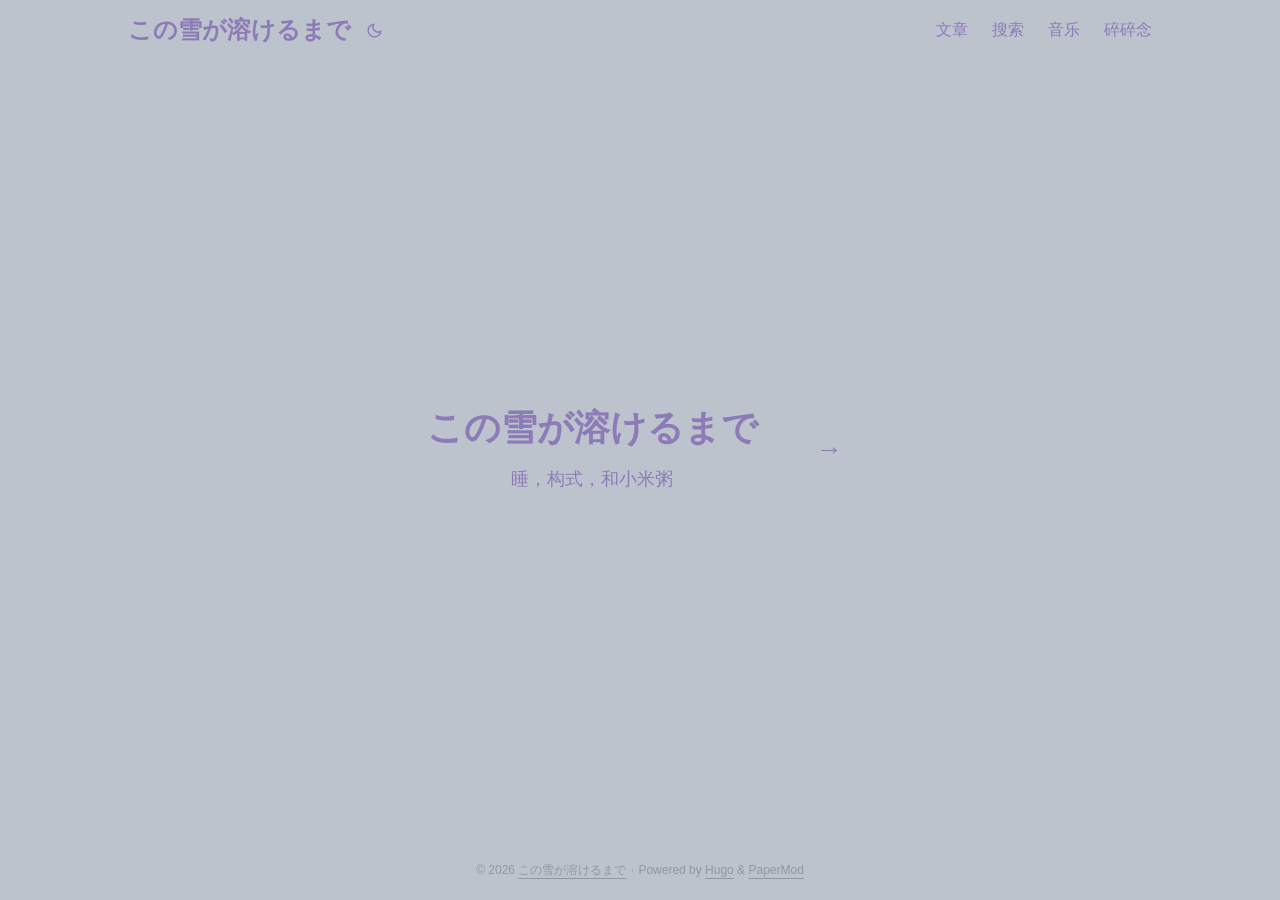
<file: index.html>
<!DOCTYPE html>
<html lang="en" dir="auto" data-theme="auto">

<head>
	<meta name="generator" content="Hugo 0.147.9"><meta charset="utf-8">
<meta http-equiv="X-UA-Compatible" content="IE=edge">
<meta name="viewport" content="width=device-width, initial-scale=1, shrink-to-fit=no">
<meta name="robots" content="index, follow">
<title>この雪が溶けるまで</title>

<meta name="description" content="alcohol is resolvent">
<meta name="author" content="">
<link rel="canonical" href="https://yourunotobary.github.io/">
<link crossorigin="anonymous" href="/assets/css/stylesheet.04e498ff28261381091507427887cbe476b2130236b019e56ae9fb72fc463082.css" integrity="sha256-BOSY/ygmE4EJFQdCeIfL5HayEwI2sBnlaun7cvxGMII=" rel="preload stylesheet" as="style">
<link rel="icon" href="https://yourunotobary.github.io/favicon.ico">
<link rel="icon" type="image/png" sizes="16x16" href="https://yourunotobary.github.io/favicon-16x16.png">
<link rel="icon" type="image/png" sizes="32x32" href="https://yourunotobary.github.io/favicon-32x32.png">
<link rel="apple-touch-icon" href="https://yourunotobary.github.io/apple-touch-icon.png">
<link rel="mask-icon" href="https://yourunotobary.github.io/safari-pinned-tab.svg">
<meta name="theme-color" content="#2e2e33">
<meta name="msapplication-TileColor" content="#2e2e33">
<link rel="alternate" type="application/rss+xml" href="https://yourunotobary.github.io/index.xml" title="rss">
<link rel="alternate" hreflang="en" href="https://yourunotobary.github.io/">
<noscript>
    <style>
        #theme-toggle,
        .top-link {
            display: none;
        }

    </style>
    <style>
        @media (prefers-color-scheme: dark) {
            :root {
                --theme: rgb(29, 30, 32);
                --entry: rgb(46, 46, 51);
                --primary: rgb(218, 218, 219);
                --secondary: rgb(155, 156, 157);
                --tertiary: rgb(65, 66, 68);
                --content: rgb(196, 196, 197);
                --code-block-bg: rgb(46, 46, 51);
                --code-bg: rgb(55, 56, 62);
                --border: rgb(51, 51, 51);
                color-scheme: dark;
            }

            .list {
                background: var(--theme);
            }

            .toc {
                background: var(--entry);
            }
        }

    </style>
</noscript>
<script>
    if (localStorage.getItem("pref-theme") === "dark") {
        document.querySelector("html").dataset.theme = 'dark';
    } else if (localStorage.getItem("pref-theme") === "light") {
       document.querySelector("html").dataset.theme = 'light';
    } else if (window.matchMedia('(prefers-color-scheme: dark)').matches) {
        document.querySelector("html").dataset.theme = 'dark';
    } else {
        document.querySelector("html").dataset.theme = 'light';
    }

</script><meta property="og:url" content="https://yourunotobary.github.io/">
  <meta property="og:site_name" content="この雪が溶けるまで">
  <meta property="og:title" content="この雪が溶けるまで">
  <meta property="og:description" content="alcohol is resolvent">
  <meta property="og:locale" content="zh_cn">
  <meta property="og:type" content="website">

  <meta name="twitter:card" content="summary">
  <meta name="twitter:title" content="この雪が溶けるまで">
  <meta name="twitter:description" content="alcohol is resolvent">

<script type="application/ld+json">
{
  "@context": "https://schema.org",
  "@type": "Organization",
  "name": "この雪が溶けるまで",
  "url": "https://yourunotobary.github.io/",
  "description": "alcohol is resolvent",
  "logo": "https://yourunotobary.github.io/favicon.ico",
  "sameAs": [
      
  ]
}
</script>
</head>
<body class="list" id="top">
    <header class="header">
    <nav class="header-nav">
        <div class="logo">
            <a href="https://yourunotobary.github.io/" accesskey="h" title="この雪が溶けるまで (Alt + H)">この雪が溶けるまで</a>
            <div class="logo-switches">
                <button id="theme-toggle" class="theme-toggle" accesskey="t" title="(Alt + T)" aria-label="Toggle theme">
                    <svg class="moon" xmlns="http://www.w3.org/2000/svg" width="17" height="17" viewBox="0 0 24 24"
                        fill="none" stroke="currentColor" stroke-width="2" stroke-linecap="round"
                        stroke-linejoin="round">
                        <path d="M21 12.79A9 9 0 1 1 11.21 3 7 7 0 0 0 21 12.79z"></path>
                    </svg>
                    <svg class="sun" xmlns="http://www.w3.org/2000/svg" width="17" height="17" viewBox="0 0 24 24"
                        fill="none" stroke="currentColor" stroke-width="2" stroke-linecap="round"
                        stroke-linejoin="round">
                        <circle cx="12" cy="12" r="5"></circle>
                        <line x1="12" y1="1" x2="12" y2="3"></line>
                        <line x1="12" y1="21" x2="12" y2="23"></line>
                        <line x1="4.22" y1="4.22" x2="5.64" y2="5.64"></line>
                        <line x1="18.36" y1="18.36" x2="19.78" y2="19.78"></line>
                        <line x1="1" y1="12" x2="3" y2="12"></line>
                        <line x1="21" y1="12" x2="23" y2="12"></line>
                        <line x1="4.22" y1="19.78" x2="5.64" y2="18.36"></line>
                        <line x1="18.36" y1="5.64" x2="19.78" y2="4.22"></line>
                    </svg>
                </button>
            </div>
        </div>
        <ul id="menu" class="menu">
            <li>
                <a href="https://yourunotobary.github.io/posts/" title="文章">
                    <span>文章</span>
                </a>
            </li>
            <li>
                <a href="https://yourunotobary.github.io/search/" title="搜索">
                    <span>搜索</span>
                </a>
            </li>
            <li>
                <a href="https://yourunotobary.github.io/music/" title="音乐">
                    <span>音乐</span>
                </a>
            </li>
            <li>
                <a href="https://yourunotobary.github.io/games/" title="碎碎念">
                    <span>碎碎念</span>
                </a>
            </li>
        </ul>
    </nav>
</header>
<main class="main">
  <div class="profile">
    <div class="profile_inner">
      <h1>この雪が溶けるまで</h1>
      
        <span class="profile_subtitle">睡，构式，和小米粥</span>
      
    </div>
    <a class="profile_enter" href="/posts/" aria-label="进入文章区">
      →
    </a>
  </div>

    </main>
    
<footer class="footer">
        <span>&copy; 2026 <a href="https://yourunotobary.github.io/">この雪が溶けるまで</a></span> · 

    
    
    <span>
        Powered by
        <a href="https://gohugo.io/?utm_source=papermod" rel="noopener" target="_blank">Hugo</a> &
        <a href="https://github.com/adityatelange/hugo-PaperMod/" rel="noopener" target="_blank">PaperMod</a>
    </span>
</footer>
<a href="#top" id="top-link" class="top-link hidden" aria-label="go to top" title="Go to Top (Alt + G)" accesskey="g">
    <svg xmlns="http://www.w3.org/2000/svg" viewBox="0 0 24 24" fill="none" stroke="currentColor" stroke-width="2"
        stroke-linecap="round" stroke-linejoin="round" class="feather feather-chevrons-up">
        <polyline points="17 11 12 6 7 11"></polyline>
        <polyline points="17 18 12 13 7 18"></polyline>
    </svg>
</a>

<script>
    let menu = document.getElementById('menu');
    if (menu) {
        
        const scrollPosition = localStorage.getItem("menu-scroll-position");
        if (scrollPosition) {
            menu.scrollLeft = parseInt(scrollPosition, 10);
        }
        
        menu.onscroll = function () {
            localStorage.setItem("menu-scroll-position", menu.scrollLeft);
        }
    }

    document.querySelectorAll('a[href^="#"]').forEach(anchor => {
        anchor.addEventListener("click", function (e) {
            e.preventDefault();
            var id = this.getAttribute("href").substr(1);
            if (!window.matchMedia('(prefers-reduced-motion: reduce)').matches) {
                document.querySelector(`[id='${decodeURIComponent(id)}']`).scrollIntoView({
                    behavior: "smooth"
                });
            } else {
                document.querySelector(`[id='${decodeURIComponent(id)}']`).scrollIntoView();
            }
            if (id === "top") {
                history.replaceState(null, null, " ");
            } else {
                history.pushState(null, null, `#${id}`);
            }
        });
    });

</script>
<script>
    var toplink = document.getElementById("top-link");
    window.onscroll = function () {
        const scrollThreshold = window.innerHeight;
        if (document.body.scrollTop > scrollThreshold || document.documentElement.scrollTop > scrollThreshold) {
            toplink.classList.remove("hidden");
        } else {
            toplink.classList.add("hidden");
        }
    };

</script>
<script>
    document.getElementById("theme-toggle").addEventListener("click", () => {
        const html = document.querySelector("html");
        if (html.dataset.theme === "dark") {
            html.dataset.theme = 'light';
            localStorage.setItem("pref-theme", 'light');
        } else {
            html.dataset.theme = 'dark';
            localStorage.setItem("pref-theme", 'dark');
        }
    })

</script>
</body>

</html>
</file>
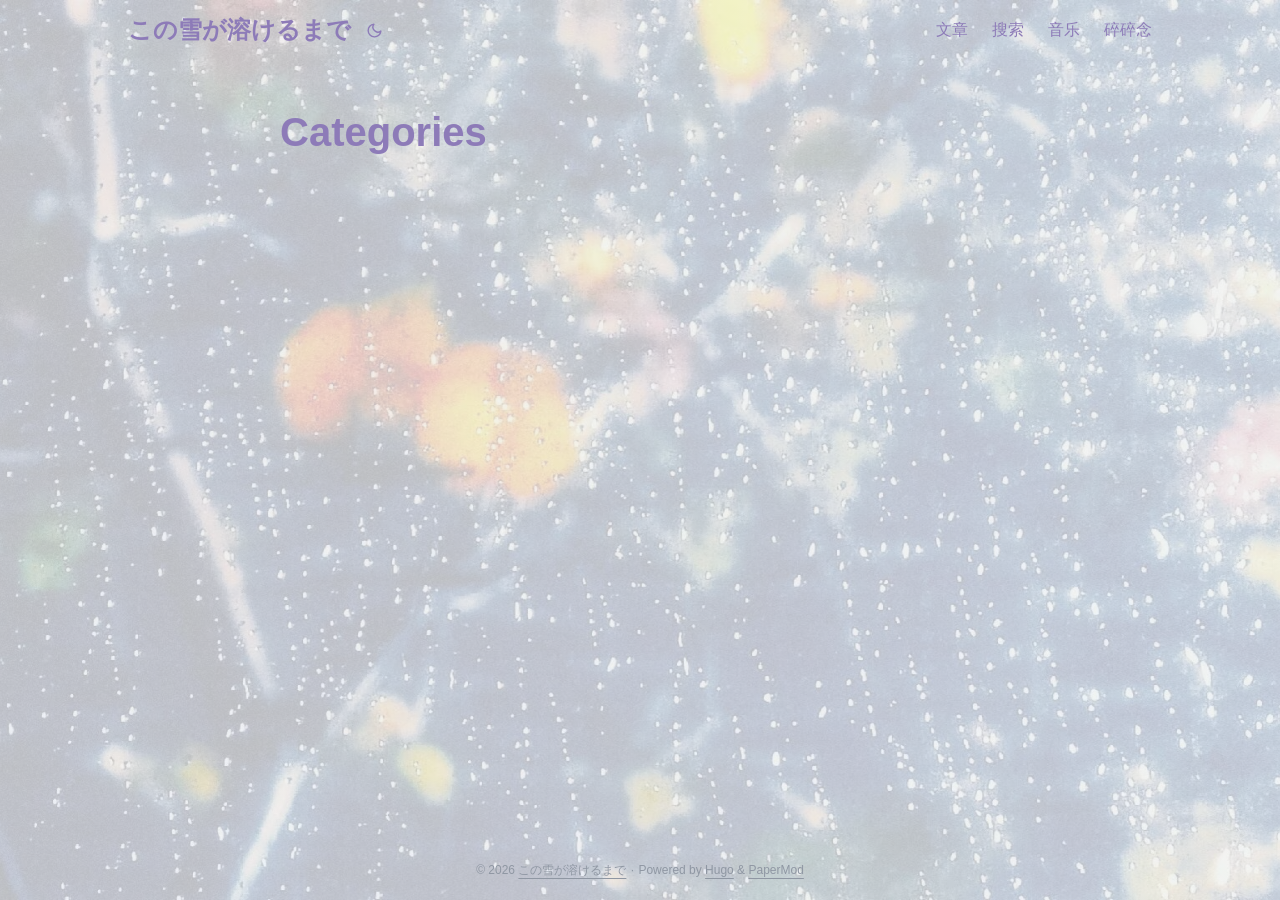
<file: categories/index.html>
<!DOCTYPE html>
<html lang="en" dir="auto" data-theme="auto">

<head><meta charset="utf-8">
<meta http-equiv="X-UA-Compatible" content="IE=edge">
<meta name="viewport" content="width=device-width, initial-scale=1, shrink-to-fit=no">
<meta name="robots" content="index, follow">
<title>Categories | この雪が溶けるまで</title>
<meta name="keywords" content="">
<meta name="description" content="alcohol is resolvent">
<meta name="author" content="">
<link rel="canonical" href="https://yourunotobary.github.io/categories/">
<link crossorigin="anonymous" href="/assets/css/stylesheet.04e498ff28261381091507427887cbe476b2130236b019e56ae9fb72fc463082.css" integrity="sha256-BOSY/ygmE4EJFQdCeIfL5HayEwI2sBnlaun7cvxGMII=" rel="preload stylesheet" as="style">
<link rel="icon" href="https://yourunotobary.github.io/favicon.ico">
<link rel="icon" type="image/png" sizes="16x16" href="https://yourunotobary.github.io/favicon-16x16.png">
<link rel="icon" type="image/png" sizes="32x32" href="https://yourunotobary.github.io/favicon-32x32.png">
<link rel="apple-touch-icon" href="https://yourunotobary.github.io/apple-touch-icon.png">
<link rel="mask-icon" href="https://yourunotobary.github.io/safari-pinned-tab.svg">
<meta name="theme-color" content="#2e2e33">
<meta name="msapplication-TileColor" content="#2e2e33">
<link rel="alternate" type="application/rss+xml" href="https://yourunotobary.github.io/categories/index.xml" title="rss">
<link rel="alternate" hreflang="en" href="https://yourunotobary.github.io/categories/">
<noscript>
    <style>
        #theme-toggle,
        .top-link {
            display: none;
        }

    </style>
    <style>
        @media (prefers-color-scheme: dark) {
            :root {
                --theme: rgb(29, 30, 32);
                --entry: rgb(46, 46, 51);
                --primary: rgb(218, 218, 219);
                --secondary: rgb(155, 156, 157);
                --tertiary: rgb(65, 66, 68);
                --content: rgb(196, 196, 197);
                --code-block-bg: rgb(46, 46, 51);
                --code-bg: rgb(55, 56, 62);
                --border: rgb(51, 51, 51);
                color-scheme: dark;
            }

            .list {
                background: var(--theme);
            }

            .toc {
                background: var(--entry);
            }
        }

    </style>
</noscript>
<script>
    if (localStorage.getItem("pref-theme") === "dark") {
        document.querySelector("html").dataset.theme = 'dark';
    } else if (localStorage.getItem("pref-theme") === "light") {
       document.querySelector("html").dataset.theme = 'light';
    } else if (window.matchMedia('(prefers-color-scheme: dark)').matches) {
        document.querySelector("html").dataset.theme = 'dark';
    } else {
        document.querySelector("html").dataset.theme = 'light';
    }

</script><meta property="og:url" content="https://yourunotobary.github.io/categories/">
  <meta property="og:site_name" content="この雪が溶けるまで">
  <meta property="og:title" content="Categories">
  <meta property="og:description" content="alcohol is resolvent">
  <meta property="og:locale" content="zh_cn">
  <meta property="og:type" content="website">

  <meta name="twitter:card" content="summary">
  <meta name="twitter:title" content="Categories">
  <meta name="twitter:description" content="alcohol is resolvent">

</head>
<body class="list" id="top">
    <header class="header">
    <nav class="header-nav">
        <div class="logo">
            <a href="https://yourunotobary.github.io/" accesskey="h" title="この雪が溶けるまで (Alt + H)">この雪が溶けるまで</a>
            <div class="logo-switches">
                <button id="theme-toggle" class="theme-toggle" accesskey="t" title="(Alt + T)" aria-label="Toggle theme">
                    <svg class="moon" xmlns="http://www.w3.org/2000/svg" width="17" height="17" viewBox="0 0 24 24"
                        fill="none" stroke="currentColor" stroke-width="2" stroke-linecap="round"
                        stroke-linejoin="round">
                        <path d="M21 12.79A9 9 0 1 1 11.21 3 7 7 0 0 0 21 12.79z"></path>
                    </svg>
                    <svg class="sun" xmlns="http://www.w3.org/2000/svg" width="17" height="17" viewBox="0 0 24 24"
                        fill="none" stroke="currentColor" stroke-width="2" stroke-linecap="round"
                        stroke-linejoin="round">
                        <circle cx="12" cy="12" r="5"></circle>
                        <line x1="12" y1="1" x2="12" y2="3"></line>
                        <line x1="12" y1="21" x2="12" y2="23"></line>
                        <line x1="4.22" y1="4.22" x2="5.64" y2="5.64"></line>
                        <line x1="18.36" y1="18.36" x2="19.78" y2="19.78"></line>
                        <line x1="1" y1="12" x2="3" y2="12"></line>
                        <line x1="21" y1="12" x2="23" y2="12"></line>
                        <line x1="4.22" y1="19.78" x2="5.64" y2="18.36"></line>
                        <line x1="18.36" y1="5.64" x2="19.78" y2="4.22"></line>
                    </svg>
                </button>
            </div>
        </div>
        <ul id="menu" class="menu">
            <li>
                <a href="https://yourunotobary.github.io/posts/" title="文章">
                    <span>文章</span>
                </a>
            </li>
            <li>
                <a href="https://yourunotobary.github.io/search/" title="搜索">
                    <span>搜索</span>
                </a>
            </li>
            <li>
                <a href="https://yourunotobary.github.io/music/" title="音乐">
                    <span>音乐</span>
                </a>
            </li>
            <li>
                <a href="https://yourunotobary.github.io/games/" title="碎碎念">
                    <span>碎碎念</span>
                </a>
            </li>
        </ul>
    </nav>
</header>
<main class="main">
<header class="page-header">
    <h1>Categories</h1>
</header>

<ul class="terms-tags">
</ul>
    </main>
    
<footer class="footer">
        <span>&copy; 2026 <a href="https://yourunotobary.github.io/">この雪が溶けるまで</a></span> · 

    
    
    <span>
        Powered by
        <a href="https://gohugo.io/?utm_source=papermod" rel="noopener" target="_blank">Hugo</a> &
        <a href="https://github.com/adityatelange/hugo-PaperMod/" rel="noopener" target="_blank">PaperMod</a>
    </span>
</footer>
<a href="#top" id="top-link" class="top-link hidden" aria-label="go to top" title="Go to Top (Alt + G)" accesskey="g">
    <svg xmlns="http://www.w3.org/2000/svg" viewBox="0 0 24 24" fill="none" stroke="currentColor" stroke-width="2"
        stroke-linecap="round" stroke-linejoin="round" class="feather feather-chevrons-up">
        <polyline points="17 11 12 6 7 11"></polyline>
        <polyline points="17 18 12 13 7 18"></polyline>
    </svg>
</a>

<script>
    let menu = document.getElementById('menu');
    if (menu) {
        
        const scrollPosition = localStorage.getItem("menu-scroll-position");
        if (scrollPosition) {
            menu.scrollLeft = parseInt(scrollPosition, 10);
        }
        
        menu.onscroll = function () {
            localStorage.setItem("menu-scroll-position", menu.scrollLeft);
        }
    }

    document.querySelectorAll('a[href^="#"]').forEach(anchor => {
        anchor.addEventListener("click", function (e) {
            e.preventDefault();
            var id = this.getAttribute("href").substr(1);
            if (!window.matchMedia('(prefers-reduced-motion: reduce)').matches) {
                document.querySelector(`[id='${decodeURIComponent(id)}']`).scrollIntoView({
                    behavior: "smooth"
                });
            } else {
                document.querySelector(`[id='${decodeURIComponent(id)}']`).scrollIntoView();
            }
            if (id === "top") {
                history.replaceState(null, null, " ");
            } else {
                history.pushState(null, null, `#${id}`);
            }
        });
    });

</script>
<script>
    var toplink = document.getElementById("top-link");
    window.onscroll = function () {
        const scrollThreshold = window.innerHeight;
        if (document.body.scrollTop > scrollThreshold || document.documentElement.scrollTop > scrollThreshold) {
            toplink.classList.remove("hidden");
        } else {
            toplink.classList.add("hidden");
        }
    };

</script>
<script>
    document.getElementById("theme-toggle").addEventListener("click", () => {
        const html = document.querySelector("html");
        if (html.dataset.theme === "dark") {
            html.dataset.theme = 'light';
            localStorage.setItem("pref-theme", 'light');
        } else {
            html.dataset.theme = 'dark';
            localStorage.setItem("pref-theme", 'dark');
        }
    })

</script>
</body>

</html>
</file>
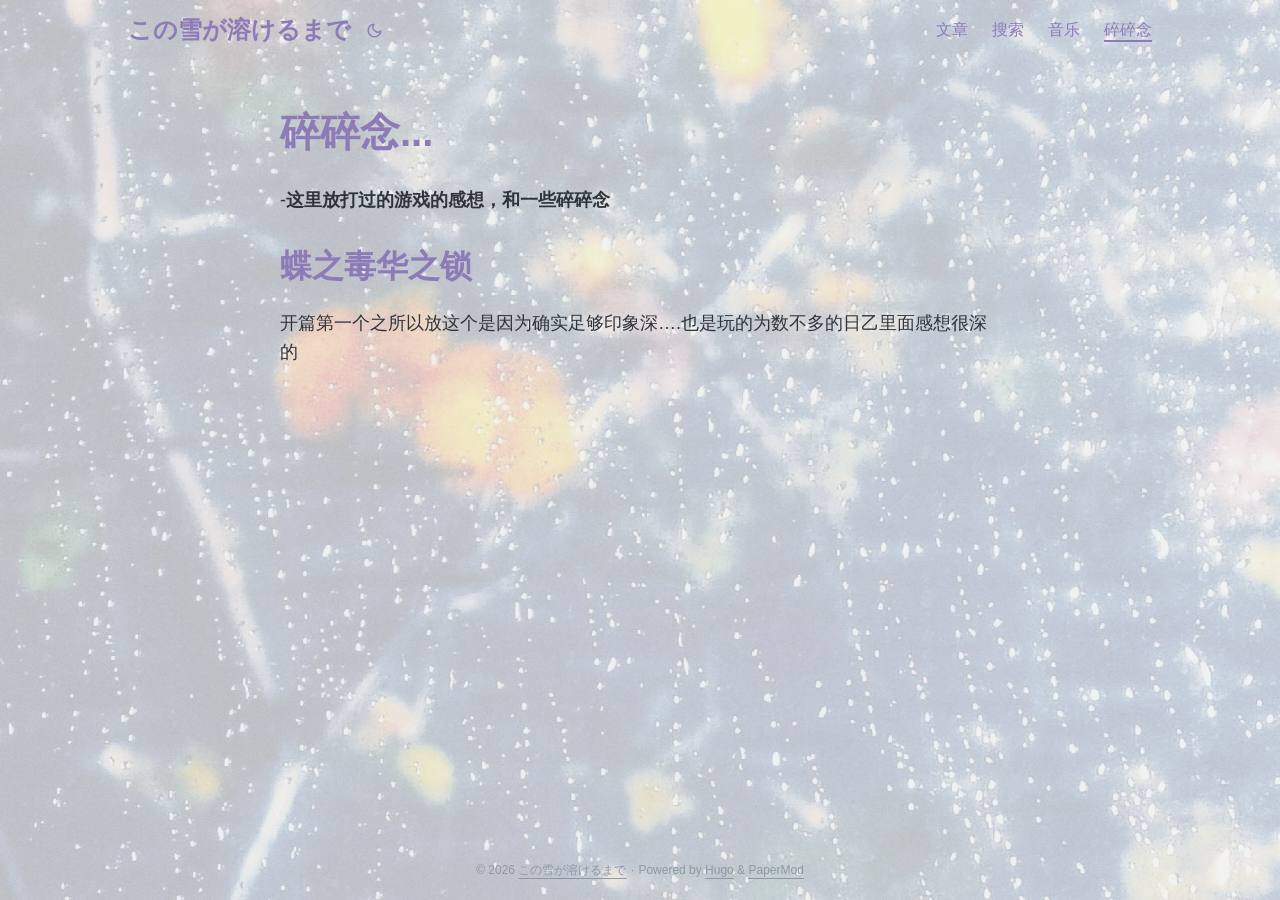
<file: games/index.html>
<!DOCTYPE html>
<html lang="en" dir="auto" data-theme="auto">

<head><meta charset="utf-8">
<meta http-equiv="X-UA-Compatible" content="IE=edge">
<meta name="viewport" content="width=device-width, initial-scale=1, shrink-to-fit=no">
<meta name="robots" content="index, follow">
<title>碎碎念... | この雪が溶けるまで</title>
<meta name="keywords" content="">
<meta name="description" content="-这里放打过的游戏的感想，和一些碎碎念
蝶之毒华之锁
开篇第一个之所以放这个是因为确实足够印象深&hellip;.也是玩的为数不多的日乙里面感想很深的">
<meta name="author" content="">
<link rel="canonical" href="https://yourunotobary.github.io/games/">
<link crossorigin="anonymous" href="/assets/css/stylesheet.04e498ff28261381091507427887cbe476b2130236b019e56ae9fb72fc463082.css" integrity="sha256-BOSY/ygmE4EJFQdCeIfL5HayEwI2sBnlaun7cvxGMII=" rel="preload stylesheet" as="style">
<link rel="icon" href="https://yourunotobary.github.io/favicon.ico">
<link rel="icon" type="image/png" sizes="16x16" href="https://yourunotobary.github.io/favicon-16x16.png">
<link rel="icon" type="image/png" sizes="32x32" href="https://yourunotobary.github.io/favicon-32x32.png">
<link rel="apple-touch-icon" href="https://yourunotobary.github.io/apple-touch-icon.png">
<link rel="mask-icon" href="https://yourunotobary.github.io/safari-pinned-tab.svg">
<meta name="theme-color" content="#2e2e33">
<meta name="msapplication-TileColor" content="#2e2e33">
<link rel="alternate" hreflang="en" href="https://yourunotobary.github.io/games/">
<noscript>
    <style>
        #theme-toggle,
        .top-link {
            display: none;
        }

    </style>
    <style>
        @media (prefers-color-scheme: dark) {
            :root {
                --theme: rgb(29, 30, 32);
                --entry: rgb(46, 46, 51);
                --primary: rgb(218, 218, 219);
                --secondary: rgb(155, 156, 157);
                --tertiary: rgb(65, 66, 68);
                --content: rgb(196, 196, 197);
                --code-block-bg: rgb(46, 46, 51);
                --code-bg: rgb(55, 56, 62);
                --border: rgb(51, 51, 51);
                color-scheme: dark;
            }

            .list {
                background: var(--theme);
            }

            .toc {
                background: var(--entry);
            }
        }

    </style>
</noscript>
<script>
    if (localStorage.getItem("pref-theme") === "dark") {
        document.querySelector("html").dataset.theme = 'dark';
    } else if (localStorage.getItem("pref-theme") === "light") {
       document.querySelector("html").dataset.theme = 'light';
    } else if (window.matchMedia('(prefers-color-scheme: dark)').matches) {
        document.querySelector("html").dataset.theme = 'dark';
    } else {
        document.querySelector("html").dataset.theme = 'light';
    }

</script><meta property="og:url" content="https://yourunotobary.github.io/games/">
  <meta property="og:site_name" content="この雪が溶けるまで">
  <meta property="og:title" content="碎碎念...">
  <meta property="og:description" content="-这里放打过的游戏的感想，和一些碎碎念
蝶之毒华之锁 开篇第一个之所以放这个是因为确实足够印象深….也是玩的为数不多的日乙里面感想很深的">
  <meta property="og:locale" content="zh_cn">
  <meta property="og:type" content="article">

  <meta name="twitter:card" content="summary">
  <meta name="twitter:title" content="碎碎念...">
  <meta name="twitter:description" content="-这里放打过的游戏的感想，和一些碎碎念
蝶之毒华之锁 开篇第一个之所以放这个是因为确实足够印象深….也是玩的为数不多的日乙里面感想很深的">


<script type="application/ld+json">
{
  "@context": "https://schema.org",
  "@type": "BreadcrumbList",
  "itemListElement": [
    {
      "@type": "ListItem",
      "position":  1 ,
      "name": "碎碎念...",
      "item": "https://yourunotobary.github.io/games/"
    }
  ]
}
</script>
<script type="application/ld+json">
{
  "@context": "https://schema.org",
  "@type": "BlogPosting",
  "headline": "碎碎念...",
  "name": "碎碎念...",
  "description": "-这里放打过的游戏的感想，和一些碎碎念\n蝶之毒华之锁 开篇第一个之所以放这个是因为确实足够印象深\u0026hellip;.也是玩的为数不多的日乙里面感想很深的\n",
  "keywords": [
    
  ],
  "articleBody": "-这里放打过的游戏的感想，和一些碎碎念\n蝶之毒华之锁 开篇第一个之所以放这个是因为确实足够印象深….也是玩的为数不多的日乙里面感想很深的\n",
  "wordCount" : "3",
  "inLanguage": "en",
  "datePublished": "0001-01-01T00:00:00Z",
  "dateModified": "0001-01-01T00:00:00Z",
  "mainEntityOfPage": {
    "@type": "WebPage",
    "@id": "https://yourunotobary.github.io/games/"
  },
  "publisher": {
    "@type": "Organization",
    "name": "この雪が溶けるまで",
    "logo": {
      "@type": "ImageObject",
      "url": "https://yourunotobary.github.io/favicon.ico"
    }
  }
}
</script>
</head>
<body id="top">
    <header class="header">
    <nav class="header-nav">
        <div class="logo">
            <a href="https://yourunotobary.github.io/" accesskey="h" title="この雪が溶けるまで (Alt + H)">この雪が溶けるまで</a>
            <div class="logo-switches">
                <button id="theme-toggle" class="theme-toggle" accesskey="t" title="(Alt + T)" aria-label="Toggle theme">
                    <svg class="moon" xmlns="http://www.w3.org/2000/svg" width="17" height="17" viewBox="0 0 24 24"
                        fill="none" stroke="currentColor" stroke-width="2" stroke-linecap="round"
                        stroke-linejoin="round">
                        <path d="M21 12.79A9 9 0 1 1 11.21 3 7 7 0 0 0 21 12.79z"></path>
                    </svg>
                    <svg class="sun" xmlns="http://www.w3.org/2000/svg" width="17" height="17" viewBox="0 0 24 24"
                        fill="none" stroke="currentColor" stroke-width="2" stroke-linecap="round"
                        stroke-linejoin="round">
                        <circle cx="12" cy="12" r="5"></circle>
                        <line x1="12" y1="1" x2="12" y2="3"></line>
                        <line x1="12" y1="21" x2="12" y2="23"></line>
                        <line x1="4.22" y1="4.22" x2="5.64" y2="5.64"></line>
                        <line x1="18.36" y1="18.36" x2="19.78" y2="19.78"></line>
                        <line x1="1" y1="12" x2="3" y2="12"></line>
                        <line x1="21" y1="12" x2="23" y2="12"></line>
                        <line x1="4.22" y1="19.78" x2="5.64" y2="18.36"></line>
                        <line x1="18.36" y1="5.64" x2="19.78" y2="4.22"></line>
                    </svg>
                </button>
            </div>
        </div>
        <ul id="menu" class="menu">
            <li>
                <a href="https://yourunotobary.github.io/posts/" title="文章">
                    <span>文章</span>
                </a>
            </li>
            <li>
                <a href="https://yourunotobary.github.io/search/" title="搜索">
                    <span>搜索</span>
                </a>
            </li>
            <li>
                <a href="https://yourunotobary.github.io/music/" title="音乐">
                    <span>音乐</span>
                </a>
            </li>
            <li>
                <a href="https://yourunotobary.github.io/games/" title="碎碎念">
                    <span class="active">碎碎念</span>
                </a>
            </li>
        </ul>
    </nav>
</header>
<main class="main">

<article class="post-single">
  <header class="post-header">
    
    <h1 class="post-title entry-hint-parent">
      碎碎念...
    </h1>
    <div class="post-meta">



</div>
  </header> 
  <div class="post-content md-content"><p>-<strong>这里放打过的游戏的感想，和一些碎碎念</strong></p>
<h2 id="蝶之毒华之锁">蝶之毒华之锁<a hidden class="anchor" aria-hidden="true" href="#蝶之毒华之锁">#</a></h2>
<p>开篇第一个之所以放这个是因为确实足够印象深&hellip;.也是玩的为数不多的日乙里面感想很深的</p>


  </div>

  <footer class="post-footer">
    <ul class="post-tags">
    </ul>
  </footer>
</article>
    </main>
    
<footer class="footer">
        <span>&copy; 2026 <a href="https://yourunotobary.github.io/">この雪が溶けるまで</a></span> · 

    
    
    <span>
        Powered by
        <a href="https://gohugo.io/?utm_source=papermod" rel="noopener" target="_blank">Hugo</a> &
        <a href="https://github.com/adityatelange/hugo-PaperMod/" rel="noopener" target="_blank">PaperMod</a>
    </span>
</footer>
<a href="#top" id="top-link" class="top-link hidden" aria-label="go to top" title="Go to Top (Alt + G)" accesskey="g">
    <svg xmlns="http://www.w3.org/2000/svg" viewBox="0 0 24 24" fill="none" stroke="currentColor" stroke-width="2"
        stroke-linecap="round" stroke-linejoin="round" class="feather feather-chevrons-up">
        <polyline points="17 11 12 6 7 11"></polyline>
        <polyline points="17 18 12 13 7 18"></polyline>
    </svg>
</a>

<script>
    let menu = document.getElementById('menu');
    if (menu) {
        
        const scrollPosition = localStorage.getItem("menu-scroll-position");
        if (scrollPosition) {
            menu.scrollLeft = parseInt(scrollPosition, 10);
        }
        
        menu.onscroll = function () {
            localStorage.setItem("menu-scroll-position", menu.scrollLeft);
        }
    }

    document.querySelectorAll('a[href^="#"]').forEach(anchor => {
        anchor.addEventListener("click", function (e) {
            e.preventDefault();
            var id = this.getAttribute("href").substr(1);
            if (!window.matchMedia('(prefers-reduced-motion: reduce)').matches) {
                document.querySelector(`[id='${decodeURIComponent(id)}']`).scrollIntoView({
                    behavior: "smooth"
                });
            } else {
                document.querySelector(`[id='${decodeURIComponent(id)}']`).scrollIntoView();
            }
            if (id === "top") {
                history.replaceState(null, null, " ");
            } else {
                history.pushState(null, null, `#${id}`);
            }
        });
    });

</script>
<script>
    var toplink = document.getElementById("top-link");
    window.onscroll = function () {
        const scrollThreshold = window.innerHeight;
        if (document.body.scrollTop > scrollThreshold || document.documentElement.scrollTop > scrollThreshold) {
            toplink.classList.remove("hidden");
        } else {
            toplink.classList.add("hidden");
        }
    };

</script>
<script>
    document.getElementById("theme-toggle").addEventListener("click", () => {
        const html = document.querySelector("html");
        if (html.dataset.theme === "dark") {
            html.dataset.theme = 'light';
            localStorage.setItem("pref-theme", 'light');
        } else {
            html.dataset.theme = 'dark';
            localStorage.setItem("pref-theme", 'dark');
        }
    })

</script>
</body>

</html>
</file>
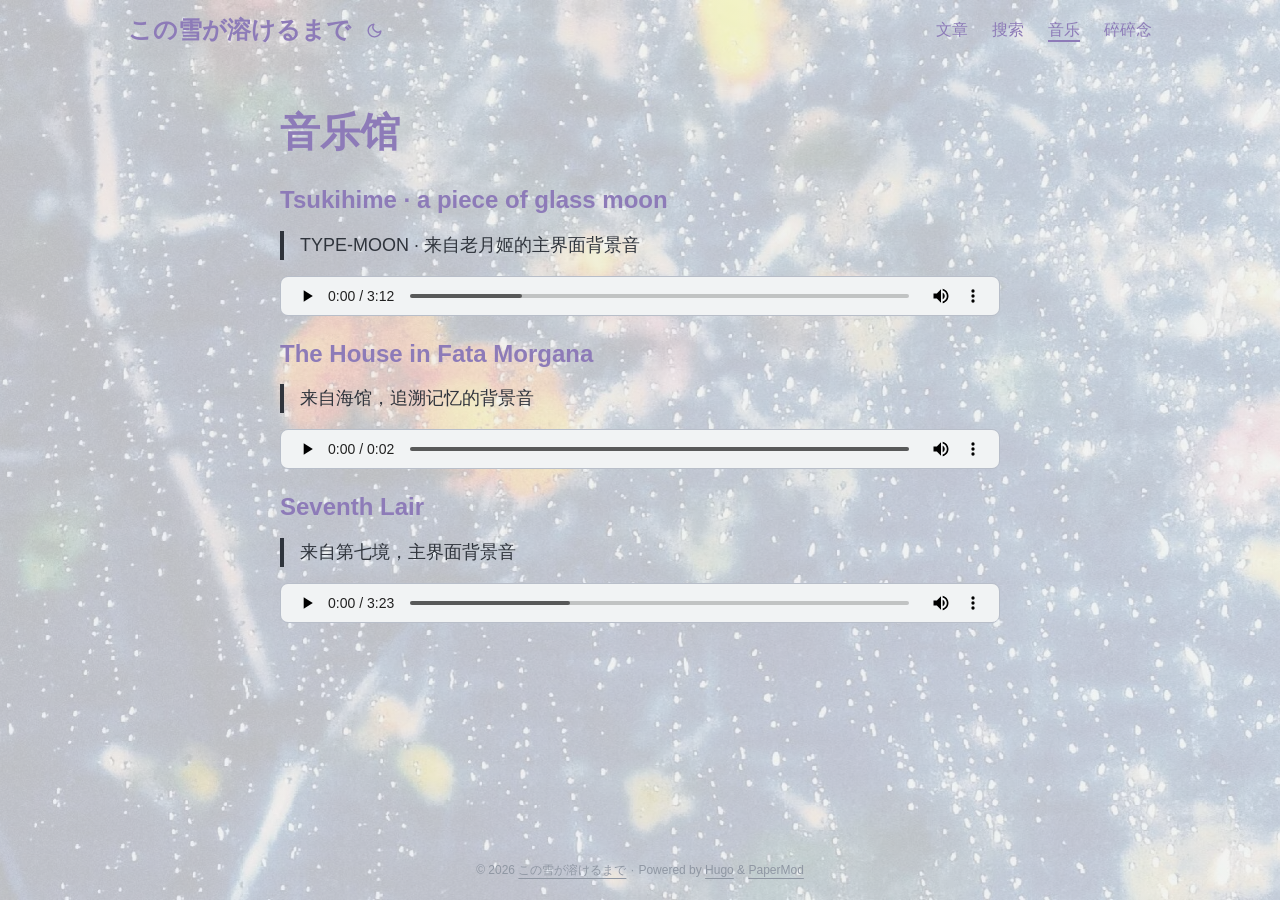
<file: music/index.html>
<!DOCTYPE html>
<html lang="en" dir="auto" data-theme="auto">

<head><meta charset="utf-8">
<meta http-equiv="X-UA-Compatible" content="IE=edge">
<meta name="viewport" content="width=device-width, initial-scale=1, shrink-to-fit=no">
<meta name="robots" content="index, follow">
<title>音乐馆 | この雪が溶けるまで</title>
<meta name="keywords" content="">
<meta name="description" content="Tsukihime · a piece of glass moon

TYPE-MOON · 来自老月姬的主界面背景音

The House in Fata Morgana

来自海馆，追溯记忆的背景音

Seventh Lair

来自第七境，主界面背景音
">
<meta name="author" content="">
<link rel="canonical" href="https://yourunotobary.github.io/music/">
<link crossorigin="anonymous" href="/assets/css/stylesheet.04e498ff28261381091507427887cbe476b2130236b019e56ae9fb72fc463082.css" integrity="sha256-BOSY/ygmE4EJFQdCeIfL5HayEwI2sBnlaun7cvxGMII=" rel="preload stylesheet" as="style">
<link rel="icon" href="https://yourunotobary.github.io/favicon.ico">
<link rel="icon" type="image/png" sizes="16x16" href="https://yourunotobary.github.io/favicon-16x16.png">
<link rel="icon" type="image/png" sizes="32x32" href="https://yourunotobary.github.io/favicon-32x32.png">
<link rel="apple-touch-icon" href="https://yourunotobary.github.io/apple-touch-icon.png">
<link rel="mask-icon" href="https://yourunotobary.github.io/safari-pinned-tab.svg">
<meta name="theme-color" content="#2e2e33">
<meta name="msapplication-TileColor" content="#2e2e33">
<link rel="alternate" type="application/rss+xml" href="https://yourunotobary.github.io/music/index.xml" title="rss">
<link rel="alternate" hreflang="en" href="https://yourunotobary.github.io/music/">
<noscript>
    <style>
        #theme-toggle,
        .top-link {
            display: none;
        }

    </style>
    <style>
        @media (prefers-color-scheme: dark) {
            :root {
                --theme: rgb(29, 30, 32);
                --entry: rgb(46, 46, 51);
                --primary: rgb(218, 218, 219);
                --secondary: rgb(155, 156, 157);
                --tertiary: rgb(65, 66, 68);
                --content: rgb(196, 196, 197);
                --code-block-bg: rgb(46, 46, 51);
                --code-bg: rgb(55, 56, 62);
                --border: rgb(51, 51, 51);
                color-scheme: dark;
            }

            .list {
                background: var(--theme);
            }

            .toc {
                background: var(--entry);
            }
        }

    </style>
</noscript>
<script>
    if (localStorage.getItem("pref-theme") === "dark") {
        document.querySelector("html").dataset.theme = 'dark';
    } else if (localStorage.getItem("pref-theme") === "light") {
       document.querySelector("html").dataset.theme = 'light';
    } else if (window.matchMedia('(prefers-color-scheme: dark)').matches) {
        document.querySelector("html").dataset.theme = 'dark';
    } else {
        document.querySelector("html").dataset.theme = 'light';
    }

</script><meta property="og:url" content="https://yourunotobary.github.io/music/">
  <meta property="og:site_name" content="この雪が溶けるまで">
  <meta property="og:title" content="音乐馆">
  <meta property="og:description" content="Tsukihime · a piece of glass moon TYPE-MOON · 来自老月姬的主界面背景音
The House in Fata Morgana 来自海馆，追溯记忆的背景音
Seventh Lair 来自第七境，主界面背景音">
  <meta property="og:locale" content="zh_cn">
  <meta property="og:type" content="website">

  <meta name="twitter:card" content="summary">
  <meta name="twitter:title" content="音乐馆">
  <meta name="twitter:description" content="Tsukihime · a piece of glass moon TYPE-MOON · 来自老月姬的主界面背景音
The House in Fata Morgana 来自海馆，追溯记忆的背景音
Seventh Lair 来自第七境，主界面背景音">


<script type="application/ld+json">
{
  "@context": "https://schema.org",
  "@type": "BreadcrumbList",
  "itemListElement": [
    {
      "@type": "ListItem",
      "position":  1 ,
      "name": "音乐馆",
      "item": "https://yourunotobary.github.io/music/"
    }
  ]
}
</script>
</head>
<body class="list" id="top">
    <header class="header">
    <nav class="header-nav">
        <div class="logo">
            <a href="https://yourunotobary.github.io/" accesskey="h" title="この雪が溶けるまで (Alt + H)">この雪が溶けるまで</a>
            <div class="logo-switches">
                <button id="theme-toggle" class="theme-toggle" accesskey="t" title="(Alt + T)" aria-label="Toggle theme">
                    <svg class="moon" xmlns="http://www.w3.org/2000/svg" width="17" height="17" viewBox="0 0 24 24"
                        fill="none" stroke="currentColor" stroke-width="2" stroke-linecap="round"
                        stroke-linejoin="round">
                        <path d="M21 12.79A9 9 0 1 1 11.21 3 7 7 0 0 0 21 12.79z"></path>
                    </svg>
                    <svg class="sun" xmlns="http://www.w3.org/2000/svg" width="17" height="17" viewBox="0 0 24 24"
                        fill="none" stroke="currentColor" stroke-width="2" stroke-linecap="round"
                        stroke-linejoin="round">
                        <circle cx="12" cy="12" r="5"></circle>
                        <line x1="12" y1="1" x2="12" y2="3"></line>
                        <line x1="12" y1="21" x2="12" y2="23"></line>
                        <line x1="4.22" y1="4.22" x2="5.64" y2="5.64"></line>
                        <line x1="18.36" y1="18.36" x2="19.78" y2="19.78"></line>
                        <line x1="1" y1="12" x2="3" y2="12"></line>
                        <line x1="21" y1="12" x2="23" y2="12"></line>
                        <line x1="4.22" y1="19.78" x2="5.64" y2="18.36"></line>
                        <line x1="18.36" y1="5.64" x2="19.78" y2="4.22"></line>
                    </svg>
                </button>
            </div>
        </div>
        <ul id="menu" class="menu">
            <li>
                <a href="https://yourunotobary.github.io/posts/" title="文章">
                    <span>文章</span>
                </a>
            </li>
            <li>
                <a href="https://yourunotobary.github.io/search/" title="搜索">
                    <span>搜索</span>
                </a>
            </li>
            <li>
                <a href="https://yourunotobary.github.io/music/" title="音乐">
                    <span class="active">音乐</span>
                </a>
            </li>
            <li>
                <a href="https://yourunotobary.github.io/games/" title="碎碎念">
                    <span>碎碎念</span>
                </a>
            </li>
        </ul>
    </nav>
</header>
<main class="main"> 
<header class="page-header">
  <h1>
    音乐馆
  </h1>
</header>
<div class="post-content md-content"><h3 id="tsukihime--a-piece-of-glass-moon">Tsukihime · a piece of glass moon<a hidden class="anchor" aria-hidden="true" href="#tsukihime--a-piece-of-glass-moon">#</a></h3>
<blockquote>
<p>TYPE-MOON · 来自老月姬的主界面背景音</p></blockquote>
<p><audio controls src="/audio/tsukihime.mp3"></audio></p>
<h3 id="the-house-in-fata-morgana">The House in Fata Morgana<a hidden class="anchor" aria-hidden="true" href="#the-house-in-fata-morgana">#</a></h3>
<blockquote>
<p>来自海馆，追溯记忆的背景音</p></blockquote>
<p><audio controls src="/audio/M-6.ogg"></audio></p>
<h3 id="seventh-lair">Seventh Lair<a hidden class="anchor" aria-hidden="true" href="#seventh-lair">#</a></h3>
<blockquote>
<p>来自第七境，主界面背景音</p></blockquote>
<p><audio controls src="/audio/5-7_Days_in_Sunshine.ogg"></audio></p>


</div>
    </main>
    
<footer class="footer">
        <span>&copy; 2026 <a href="https://yourunotobary.github.io/">この雪が溶けるまで</a></span> · 

    
    
    <span>
        Powered by
        <a href="https://gohugo.io/?utm_source=papermod" rel="noopener" target="_blank">Hugo</a> &
        <a href="https://github.com/adityatelange/hugo-PaperMod/" rel="noopener" target="_blank">PaperMod</a>
    </span>
</footer>
<a href="#top" id="top-link" class="top-link hidden" aria-label="go to top" title="Go to Top (Alt + G)" accesskey="g">
    <svg xmlns="http://www.w3.org/2000/svg" viewBox="0 0 24 24" fill="none" stroke="currentColor" stroke-width="2"
        stroke-linecap="round" stroke-linejoin="round" class="feather feather-chevrons-up">
        <polyline points="17 11 12 6 7 11"></polyline>
        <polyline points="17 18 12 13 7 18"></polyline>
    </svg>
</a>

<script>
    let menu = document.getElementById('menu');
    if (menu) {
        
        const scrollPosition = localStorage.getItem("menu-scroll-position");
        if (scrollPosition) {
            menu.scrollLeft = parseInt(scrollPosition, 10);
        }
        
        menu.onscroll = function () {
            localStorage.setItem("menu-scroll-position", menu.scrollLeft);
        }
    }

    document.querySelectorAll('a[href^="#"]').forEach(anchor => {
        anchor.addEventListener("click", function (e) {
            e.preventDefault();
            var id = this.getAttribute("href").substr(1);
            if (!window.matchMedia('(prefers-reduced-motion: reduce)').matches) {
                document.querySelector(`[id='${decodeURIComponent(id)}']`).scrollIntoView({
                    behavior: "smooth"
                });
            } else {
                document.querySelector(`[id='${decodeURIComponent(id)}']`).scrollIntoView();
            }
            if (id === "top") {
                history.replaceState(null, null, " ");
            } else {
                history.pushState(null, null, `#${id}`);
            }
        });
    });

</script>
<script>
    var toplink = document.getElementById("top-link");
    window.onscroll = function () {
        const scrollThreshold = window.innerHeight;
        if (document.body.scrollTop > scrollThreshold || document.documentElement.scrollTop > scrollThreshold) {
            toplink.classList.remove("hidden");
        } else {
            toplink.classList.add("hidden");
        }
    };

</script>
<script>
    document.getElementById("theme-toggle").addEventListener("click", () => {
        const html = document.querySelector("html");
        if (html.dataset.theme === "dark") {
            html.dataset.theme = 'light';
            localStorage.setItem("pref-theme", 'light');
        } else {
            html.dataset.theme = 'dark';
            localStorage.setItem("pref-theme", 'dark');
        }
    })

</script>
</body>

</html>
</file>
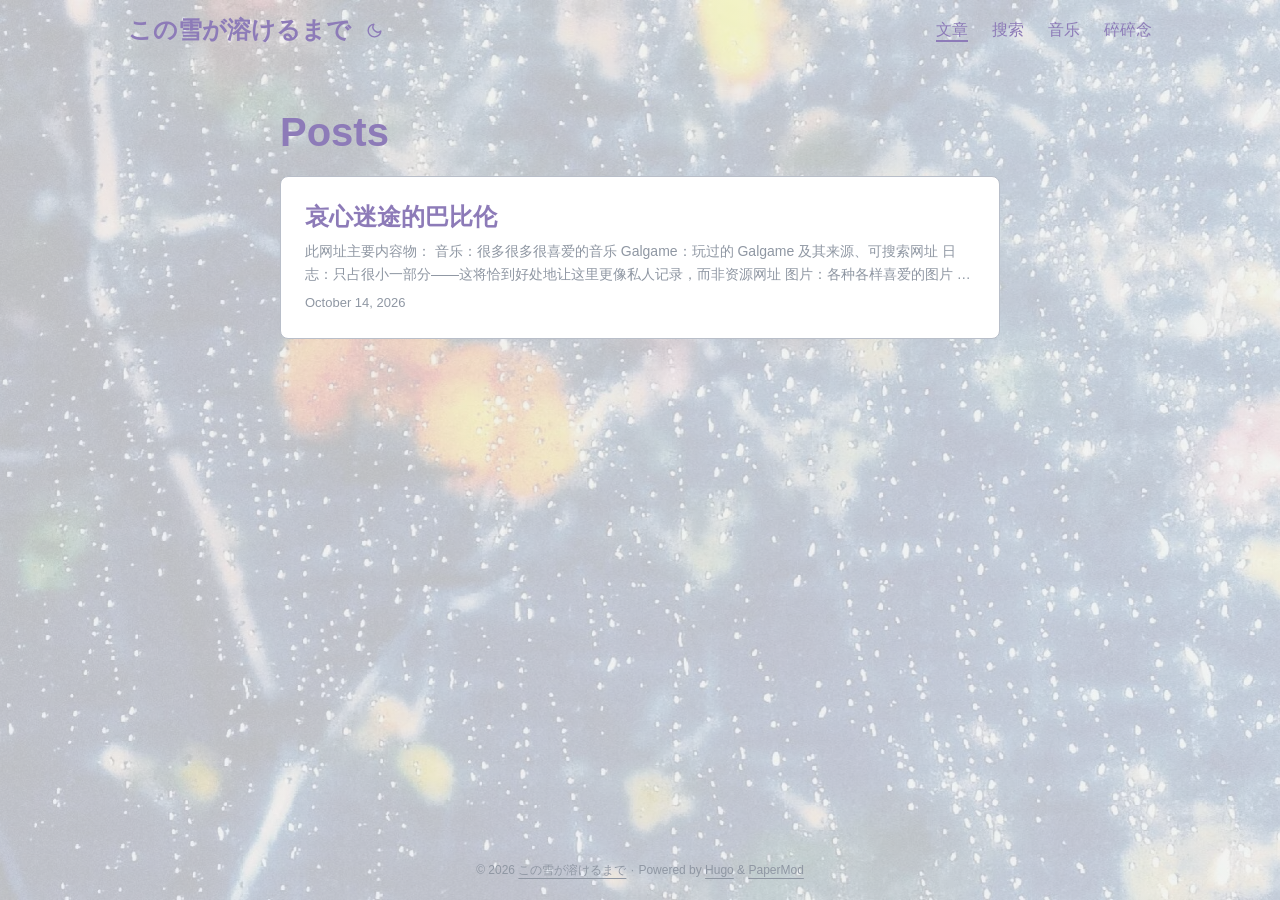
<file: posts/index.html>
<!DOCTYPE html>
<html lang="en" dir="auto" data-theme="auto">

<head><meta charset="utf-8">
<meta http-equiv="X-UA-Compatible" content="IE=edge">
<meta name="viewport" content="width=device-width, initial-scale=1, shrink-to-fit=no">
<meta name="robots" content="index, follow">
<title>Posts | この雪が溶けるまで</title>
<meta name="keywords" content="">
<meta name="description" content="Posts - この雪が溶けるまで">
<meta name="author" content="">
<link rel="canonical" href="https://yourunotobary.github.io/posts/">
<link crossorigin="anonymous" href="/assets/css/stylesheet.04e498ff28261381091507427887cbe476b2130236b019e56ae9fb72fc463082.css" integrity="sha256-BOSY/ygmE4EJFQdCeIfL5HayEwI2sBnlaun7cvxGMII=" rel="preload stylesheet" as="style">
<link rel="icon" href="https://yourunotobary.github.io/favicon.ico">
<link rel="icon" type="image/png" sizes="16x16" href="https://yourunotobary.github.io/favicon-16x16.png">
<link rel="icon" type="image/png" sizes="32x32" href="https://yourunotobary.github.io/favicon-32x32.png">
<link rel="apple-touch-icon" href="https://yourunotobary.github.io/apple-touch-icon.png">
<link rel="mask-icon" href="https://yourunotobary.github.io/safari-pinned-tab.svg">
<meta name="theme-color" content="#2e2e33">
<meta name="msapplication-TileColor" content="#2e2e33">
<link rel="alternate" type="application/rss+xml" href="https://yourunotobary.github.io/posts/index.xml" title="rss">
<link rel="alternate" hreflang="en" href="https://yourunotobary.github.io/posts/">
<noscript>
    <style>
        #theme-toggle,
        .top-link {
            display: none;
        }

    </style>
    <style>
        @media (prefers-color-scheme: dark) {
            :root {
                --theme: rgb(29, 30, 32);
                --entry: rgb(46, 46, 51);
                --primary: rgb(218, 218, 219);
                --secondary: rgb(155, 156, 157);
                --tertiary: rgb(65, 66, 68);
                --content: rgb(196, 196, 197);
                --code-block-bg: rgb(46, 46, 51);
                --code-bg: rgb(55, 56, 62);
                --border: rgb(51, 51, 51);
                color-scheme: dark;
            }

            .list {
                background: var(--theme);
            }

            .toc {
                background: var(--entry);
            }
        }

    </style>
</noscript>
<script>
    if (localStorage.getItem("pref-theme") === "dark") {
        document.querySelector("html").dataset.theme = 'dark';
    } else if (localStorage.getItem("pref-theme") === "light") {
       document.querySelector("html").dataset.theme = 'light';
    } else if (window.matchMedia('(prefers-color-scheme: dark)').matches) {
        document.querySelector("html").dataset.theme = 'dark';
    } else {
        document.querySelector("html").dataset.theme = 'light';
    }

</script><meta property="og:url" content="https://yourunotobary.github.io/posts/">
  <meta property="og:site_name" content="この雪が溶けるまで">
  <meta property="og:title" content="Posts">
  <meta property="og:description" content="alcohol is resolvent">
  <meta property="og:locale" content="zh_cn">
  <meta property="og:type" content="website">

  <meta name="twitter:card" content="summary">
  <meta name="twitter:title" content="Posts">
  <meta name="twitter:description" content="alcohol is resolvent">


<script type="application/ld+json">
{
  "@context": "https://schema.org",
  "@type": "BreadcrumbList",
  "itemListElement": [
    {
      "@type": "ListItem",
      "position":  1 ,
      "name": "Posts",
      "item": "https://yourunotobary.github.io/posts/"
    }
  ]
}
</script>
</head>
<body class="list" id="top">
    <header class="header">
    <nav class="header-nav">
        <div class="logo">
            <a href="https://yourunotobary.github.io/" accesskey="h" title="この雪が溶けるまで (Alt + H)">この雪が溶けるまで</a>
            <div class="logo-switches">
                <button id="theme-toggle" class="theme-toggle" accesskey="t" title="(Alt + T)" aria-label="Toggle theme">
                    <svg class="moon" xmlns="http://www.w3.org/2000/svg" width="17" height="17" viewBox="0 0 24 24"
                        fill="none" stroke="currentColor" stroke-width="2" stroke-linecap="round"
                        stroke-linejoin="round">
                        <path d="M21 12.79A9 9 0 1 1 11.21 3 7 7 0 0 0 21 12.79z"></path>
                    </svg>
                    <svg class="sun" xmlns="http://www.w3.org/2000/svg" width="17" height="17" viewBox="0 0 24 24"
                        fill="none" stroke="currentColor" stroke-width="2" stroke-linecap="round"
                        stroke-linejoin="round">
                        <circle cx="12" cy="12" r="5"></circle>
                        <line x1="12" y1="1" x2="12" y2="3"></line>
                        <line x1="12" y1="21" x2="12" y2="23"></line>
                        <line x1="4.22" y1="4.22" x2="5.64" y2="5.64"></line>
                        <line x1="18.36" y1="18.36" x2="19.78" y2="19.78"></line>
                        <line x1="1" y1="12" x2="3" y2="12"></line>
                        <line x1="21" y1="12" x2="23" y2="12"></line>
                        <line x1="4.22" y1="19.78" x2="5.64" y2="18.36"></line>
                        <line x1="18.36" y1="5.64" x2="19.78" y2="4.22"></line>
                    </svg>
                </button>
            </div>
        </div>
        <ul id="menu" class="menu">
            <li>
                <a href="https://yourunotobary.github.io/posts/" title="文章">
                    <span class="active">文章</span>
                </a>
            </li>
            <li>
                <a href="https://yourunotobary.github.io/search/" title="搜索">
                    <span>搜索</span>
                </a>
            </li>
            <li>
                <a href="https://yourunotobary.github.io/music/" title="音乐">
                    <span>音乐</span>
                </a>
            </li>
            <li>
                <a href="https://yourunotobary.github.io/games/" title="碎碎念">
                    <span>碎碎念</span>
                </a>
            </li>
        </ul>
    </nav>
</header>
<main class="main"> 
<header class="page-header">
  <h1>
    Posts
  </h1>
</header>

<article class="post-entry"> 
  <header class="entry-header">
    <h2 class="entry-hint-parent">哀心迷途的巴比伦
    </h2>
  </header>
  <div class="entry-content">
    <p>此网址主要内容物：
音乐：很多很多很喜爱的音乐 Galgame：玩过的 Galgame 及其来源、可搜索网址 日志：只占很小一部分——这将恰到好处地让这里更像私人记录，而非资源网址 图片：各种各样喜爱的图片 账号：本人各个社交平台的账号 学习笔记：反正零个人会在乎 杂七杂八的东西：不是很重要 </p>
  </div>
  <footer class="entry-footer">

<span title='2026-10-14 22:23:35 +0800 HKT'>October 14, 2026</span></footer>
  <a class="entry-link" aria-label="post link to 哀心迷途的巴比伦" href="https://yourunotobary.github.io/posts/babylon/"></a>
</article>
    </main>
    
<footer class="footer">
        <span>&copy; 2026 <a href="https://yourunotobary.github.io/">この雪が溶けるまで</a></span> · 

    
    
    <span>
        Powered by
        <a href="https://gohugo.io/?utm_source=papermod" rel="noopener" target="_blank">Hugo</a> &
        <a href="https://github.com/adityatelange/hugo-PaperMod/" rel="noopener" target="_blank">PaperMod</a>
    </span>
</footer>
<a href="#top" id="top-link" class="top-link hidden" aria-label="go to top" title="Go to Top (Alt + G)" accesskey="g">
    <svg xmlns="http://www.w3.org/2000/svg" viewBox="0 0 24 24" fill="none" stroke="currentColor" stroke-width="2"
        stroke-linecap="round" stroke-linejoin="round" class="feather feather-chevrons-up">
        <polyline points="17 11 12 6 7 11"></polyline>
        <polyline points="17 18 12 13 7 18"></polyline>
    </svg>
</a>

<script>
    let menu = document.getElementById('menu');
    if (menu) {
        
        const scrollPosition = localStorage.getItem("menu-scroll-position");
        if (scrollPosition) {
            menu.scrollLeft = parseInt(scrollPosition, 10);
        }
        
        menu.onscroll = function () {
            localStorage.setItem("menu-scroll-position", menu.scrollLeft);
        }
    }

    document.querySelectorAll('a[href^="#"]').forEach(anchor => {
        anchor.addEventListener("click", function (e) {
            e.preventDefault();
            var id = this.getAttribute("href").substr(1);
            if (!window.matchMedia('(prefers-reduced-motion: reduce)').matches) {
                document.querySelector(`[id='${decodeURIComponent(id)}']`).scrollIntoView({
                    behavior: "smooth"
                });
            } else {
                document.querySelector(`[id='${decodeURIComponent(id)}']`).scrollIntoView();
            }
            if (id === "top") {
                history.replaceState(null, null, " ");
            } else {
                history.pushState(null, null, `#${id}`);
            }
        });
    });

</script>
<script>
    var toplink = document.getElementById("top-link");
    window.onscroll = function () {
        const scrollThreshold = window.innerHeight;
        if (document.body.scrollTop > scrollThreshold || document.documentElement.scrollTop > scrollThreshold) {
            toplink.classList.remove("hidden");
        } else {
            toplink.classList.add("hidden");
        }
    };

</script>
<script>
    document.getElementById("theme-toggle").addEventListener("click", () => {
        const html = document.querySelector("html");
        if (html.dataset.theme === "dark") {
            html.dataset.theme = 'light';
            localStorage.setItem("pref-theme", 'light');
        } else {
            html.dataset.theme = 'dark';
            localStorage.setItem("pref-theme", 'dark');
        }
    })

</script>
</body>

</html>
</file>
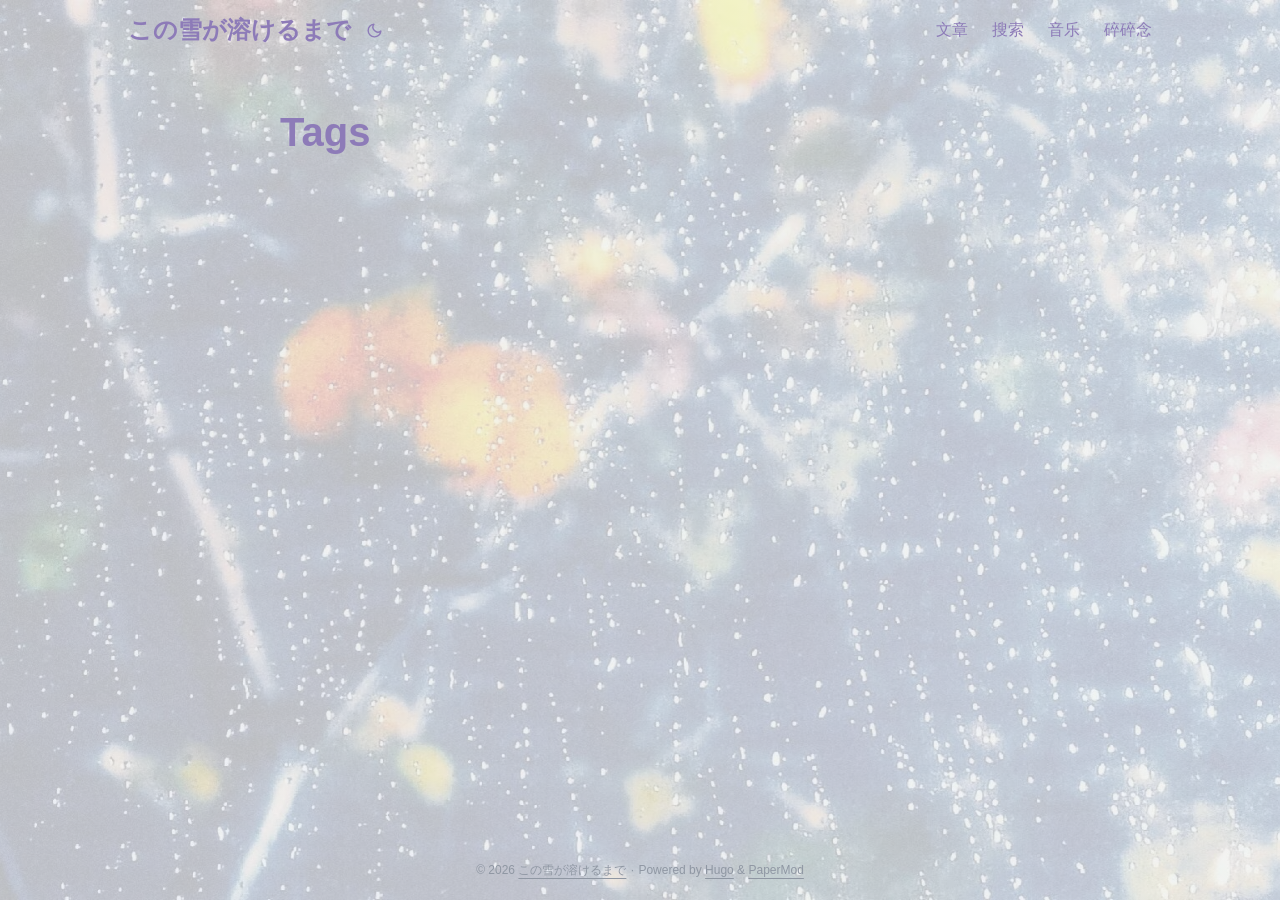
<file: tags/index.html>
<!DOCTYPE html>
<html lang="en" dir="auto" data-theme="auto">

<head><meta charset="utf-8">
<meta http-equiv="X-UA-Compatible" content="IE=edge">
<meta name="viewport" content="width=device-width, initial-scale=1, shrink-to-fit=no">
<meta name="robots" content="index, follow">
<title>Tags | この雪が溶けるまで</title>
<meta name="keywords" content="">
<meta name="description" content="alcohol is resolvent">
<meta name="author" content="">
<link rel="canonical" href="https://yourunotobary.github.io/tags/">
<link crossorigin="anonymous" href="/assets/css/stylesheet.04e498ff28261381091507427887cbe476b2130236b019e56ae9fb72fc463082.css" integrity="sha256-BOSY/ygmE4EJFQdCeIfL5HayEwI2sBnlaun7cvxGMII=" rel="preload stylesheet" as="style">
<link rel="icon" href="https://yourunotobary.github.io/favicon.ico">
<link rel="icon" type="image/png" sizes="16x16" href="https://yourunotobary.github.io/favicon-16x16.png">
<link rel="icon" type="image/png" sizes="32x32" href="https://yourunotobary.github.io/favicon-32x32.png">
<link rel="apple-touch-icon" href="https://yourunotobary.github.io/apple-touch-icon.png">
<link rel="mask-icon" href="https://yourunotobary.github.io/safari-pinned-tab.svg">
<meta name="theme-color" content="#2e2e33">
<meta name="msapplication-TileColor" content="#2e2e33">
<link rel="alternate" type="application/rss+xml" href="https://yourunotobary.github.io/tags/index.xml" title="rss">
<link rel="alternate" hreflang="en" href="https://yourunotobary.github.io/tags/">
<noscript>
    <style>
        #theme-toggle,
        .top-link {
            display: none;
        }

    </style>
    <style>
        @media (prefers-color-scheme: dark) {
            :root {
                --theme: rgb(29, 30, 32);
                --entry: rgb(46, 46, 51);
                --primary: rgb(218, 218, 219);
                --secondary: rgb(155, 156, 157);
                --tertiary: rgb(65, 66, 68);
                --content: rgb(196, 196, 197);
                --code-block-bg: rgb(46, 46, 51);
                --code-bg: rgb(55, 56, 62);
                --border: rgb(51, 51, 51);
                color-scheme: dark;
            }

            .list {
                background: var(--theme);
            }

            .toc {
                background: var(--entry);
            }
        }

    </style>
</noscript>
<script>
    if (localStorage.getItem("pref-theme") === "dark") {
        document.querySelector("html").dataset.theme = 'dark';
    } else if (localStorage.getItem("pref-theme") === "light") {
       document.querySelector("html").dataset.theme = 'light';
    } else if (window.matchMedia('(prefers-color-scheme: dark)').matches) {
        document.querySelector("html").dataset.theme = 'dark';
    } else {
        document.querySelector("html").dataset.theme = 'light';
    }

</script><meta property="og:url" content="https://yourunotobary.github.io/tags/">
  <meta property="og:site_name" content="この雪が溶けるまで">
  <meta property="og:title" content="Tags">
  <meta property="og:description" content="alcohol is resolvent">
  <meta property="og:locale" content="zh_cn">
  <meta property="og:type" content="website">

  <meta name="twitter:card" content="summary">
  <meta name="twitter:title" content="Tags">
  <meta name="twitter:description" content="alcohol is resolvent">

</head>
<body class="list" id="top">
    <header class="header">
    <nav class="header-nav">
        <div class="logo">
            <a href="https://yourunotobary.github.io/" accesskey="h" title="この雪が溶けるまで (Alt + H)">この雪が溶けるまで</a>
            <div class="logo-switches">
                <button id="theme-toggle" class="theme-toggle" accesskey="t" title="(Alt + T)" aria-label="Toggle theme">
                    <svg class="moon" xmlns="http://www.w3.org/2000/svg" width="17" height="17" viewBox="0 0 24 24"
                        fill="none" stroke="currentColor" stroke-width="2" stroke-linecap="round"
                        stroke-linejoin="round">
                        <path d="M21 12.79A9 9 0 1 1 11.21 3 7 7 0 0 0 21 12.79z"></path>
                    </svg>
                    <svg class="sun" xmlns="http://www.w3.org/2000/svg" width="17" height="17" viewBox="0 0 24 24"
                        fill="none" stroke="currentColor" stroke-width="2" stroke-linecap="round"
                        stroke-linejoin="round">
                        <circle cx="12" cy="12" r="5"></circle>
                        <line x1="12" y1="1" x2="12" y2="3"></line>
                        <line x1="12" y1="21" x2="12" y2="23"></line>
                        <line x1="4.22" y1="4.22" x2="5.64" y2="5.64"></line>
                        <line x1="18.36" y1="18.36" x2="19.78" y2="19.78"></line>
                        <line x1="1" y1="12" x2="3" y2="12"></line>
                        <line x1="21" y1="12" x2="23" y2="12"></line>
                        <line x1="4.22" y1="19.78" x2="5.64" y2="18.36"></line>
                        <line x1="18.36" y1="5.64" x2="19.78" y2="4.22"></line>
                    </svg>
                </button>
            </div>
        </div>
        <ul id="menu" class="menu">
            <li>
                <a href="https://yourunotobary.github.io/posts/" title="文章">
                    <span>文章</span>
                </a>
            </li>
            <li>
                <a href="https://yourunotobary.github.io/search/" title="搜索">
                    <span>搜索</span>
                </a>
            </li>
            <li>
                <a href="https://yourunotobary.github.io/music/" title="音乐">
                    <span>音乐</span>
                </a>
            </li>
            <li>
                <a href="https://yourunotobary.github.io/games/" title="碎碎念">
                    <span>碎碎念</span>
                </a>
            </li>
        </ul>
    </nav>
</header>
<main class="main">
<header class="page-header">
    <h1>Tags</h1>
</header>

<ul class="terms-tags">
</ul>
    </main>
    
<footer class="footer">
        <span>&copy; 2026 <a href="https://yourunotobary.github.io/">この雪が溶けるまで</a></span> · 

    
    
    <span>
        Powered by
        <a href="https://gohugo.io/?utm_source=papermod" rel="noopener" target="_blank">Hugo</a> &
        <a href="https://github.com/adityatelange/hugo-PaperMod/" rel="noopener" target="_blank">PaperMod</a>
    </span>
</footer>
<a href="#top" id="top-link" class="top-link hidden" aria-label="go to top" title="Go to Top (Alt + G)" accesskey="g">
    <svg xmlns="http://www.w3.org/2000/svg" viewBox="0 0 24 24" fill="none" stroke="currentColor" stroke-width="2"
        stroke-linecap="round" stroke-linejoin="round" class="feather feather-chevrons-up">
        <polyline points="17 11 12 6 7 11"></polyline>
        <polyline points="17 18 12 13 7 18"></polyline>
    </svg>
</a>

<script>
    let menu = document.getElementById('menu');
    if (menu) {
        
        const scrollPosition = localStorage.getItem("menu-scroll-position");
        if (scrollPosition) {
            menu.scrollLeft = parseInt(scrollPosition, 10);
        }
        
        menu.onscroll = function () {
            localStorage.setItem("menu-scroll-position", menu.scrollLeft);
        }
    }

    document.querySelectorAll('a[href^="#"]').forEach(anchor => {
        anchor.addEventListener("click", function (e) {
            e.preventDefault();
            var id = this.getAttribute("href").substr(1);
            if (!window.matchMedia('(prefers-reduced-motion: reduce)').matches) {
                document.querySelector(`[id='${decodeURIComponent(id)}']`).scrollIntoView({
                    behavior: "smooth"
                });
            } else {
                document.querySelector(`[id='${decodeURIComponent(id)}']`).scrollIntoView();
            }
            if (id === "top") {
                history.replaceState(null, null, " ");
            } else {
                history.pushState(null, null, `#${id}`);
            }
        });
    });

</script>
<script>
    var toplink = document.getElementById("top-link");
    window.onscroll = function () {
        const scrollThreshold = window.innerHeight;
        if (document.body.scrollTop > scrollThreshold || document.documentElement.scrollTop > scrollThreshold) {
            toplink.classList.remove("hidden");
        } else {
            toplink.classList.add("hidden");
        }
    };

</script>
<script>
    document.getElementById("theme-toggle").addEventListener("click", () => {
        const html = document.querySelector("html");
        if (html.dataset.theme === "dark") {
            html.dataset.theme = 'light';
            localStorage.setItem("pref-theme", 'light');
        } else {
            html.dataset.theme = 'dark';
            localStorage.setItem("pref-theme", 'dark');
        }
    })

</script>
</body>

</html>
</file>
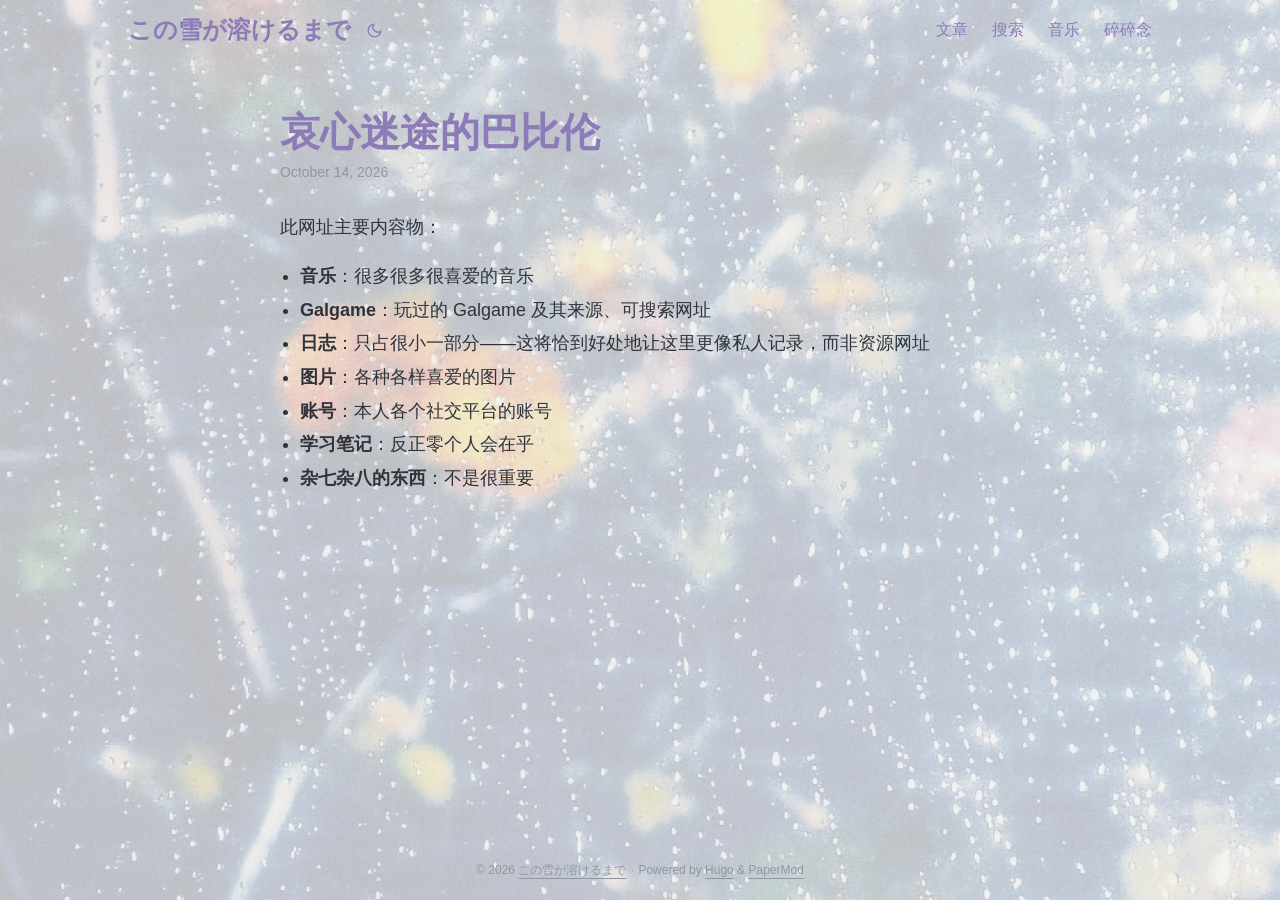
<file: posts/babylon/index.html>
<!DOCTYPE html>
<html lang="en" dir="auto" data-theme="auto">

<head><meta charset="utf-8">
<meta http-equiv="X-UA-Compatible" content="IE=edge">
<meta name="viewport" content="width=device-width, initial-scale=1, shrink-to-fit=no">
<meta name="robots" content="index, follow">
<title>哀心迷途的巴比伦 | この雪が溶けるまで</title>
<meta name="keywords" content="">
<meta name="description" content="此网址主要内容物：

音乐：很多很多很喜爱的音乐
Galgame：玩过的 Galgame 及其来源、可搜索网址
日志：只占很小一部分——这将恰到好处地让这里更像私人记录，而非资源网址
图片：各种各样喜爱的图片
账号：本人各个社交平台的账号
学习笔记：反正零个人会在乎
杂七杂八的东西：不是很重要
">
<meta name="author" content="">
<link rel="canonical" href="https://yourunotobary.github.io/posts/babylon/">
<link crossorigin="anonymous" href="/assets/css/stylesheet.04e498ff28261381091507427887cbe476b2130236b019e56ae9fb72fc463082.css" integrity="sha256-BOSY/ygmE4EJFQdCeIfL5HayEwI2sBnlaun7cvxGMII=" rel="preload stylesheet" as="style">
<link rel="icon" href="https://yourunotobary.github.io/favicon.ico">
<link rel="icon" type="image/png" sizes="16x16" href="https://yourunotobary.github.io/favicon-16x16.png">
<link rel="icon" type="image/png" sizes="32x32" href="https://yourunotobary.github.io/favicon-32x32.png">
<link rel="apple-touch-icon" href="https://yourunotobary.github.io/apple-touch-icon.png">
<link rel="mask-icon" href="https://yourunotobary.github.io/safari-pinned-tab.svg">
<meta name="theme-color" content="#2e2e33">
<meta name="msapplication-TileColor" content="#2e2e33">
<link rel="alternate" hreflang="en" href="https://yourunotobary.github.io/posts/babylon/">
<noscript>
    <style>
        #theme-toggle,
        .top-link {
            display: none;
        }

    </style>
    <style>
        @media (prefers-color-scheme: dark) {
            :root {
                --theme: rgb(29, 30, 32);
                --entry: rgb(46, 46, 51);
                --primary: rgb(218, 218, 219);
                --secondary: rgb(155, 156, 157);
                --tertiary: rgb(65, 66, 68);
                --content: rgb(196, 196, 197);
                --code-block-bg: rgb(46, 46, 51);
                --code-bg: rgb(55, 56, 62);
                --border: rgb(51, 51, 51);
                color-scheme: dark;
            }

            .list {
                background: var(--theme);
            }

            .toc {
                background: var(--entry);
            }
        }

    </style>
</noscript>
<script>
    if (localStorage.getItem("pref-theme") === "dark") {
        document.querySelector("html").dataset.theme = 'dark';
    } else if (localStorage.getItem("pref-theme") === "light") {
       document.querySelector("html").dataset.theme = 'light';
    } else if (window.matchMedia('(prefers-color-scheme: dark)').matches) {
        document.querySelector("html").dataset.theme = 'dark';
    } else {
        document.querySelector("html").dataset.theme = 'light';
    }

</script><meta property="og:url" content="https://yourunotobary.github.io/posts/babylon/">
  <meta property="og:site_name" content="この雪が溶けるまで">
  <meta property="og:title" content="哀心迷途的巴比伦">
  <meta property="og:description" content="此网址主要内容物：
音乐：很多很多很喜爱的音乐 Galgame：玩过的 Galgame 及其来源、可搜索网址 日志：只占很小一部分——这将恰到好处地让这里更像私人记录，而非资源网址 图片：各种各样喜爱的图片 账号：本人各个社交平台的账号 学习笔记：反正零个人会在乎 杂七杂八的东西：不是很重要">
  <meta property="og:locale" content="zh_cn">
  <meta property="og:type" content="article">
    <meta property="article:section" content="posts">
    <meta property="article:published_time" content="2026-10-14T22:23:35+08:00">
    <meta property="article:modified_time" content="2026-10-14T22:23:35+08:00">

  <meta name="twitter:card" content="summary">
  <meta name="twitter:title" content="哀心迷途的巴比伦">
  <meta name="twitter:description" content="此网址主要内容物：
音乐：很多很多很喜爱的音乐 Galgame：玩过的 Galgame 及其来源、可搜索网址 日志：只占很小一部分——这将恰到好处地让这里更像私人记录，而非资源网址 图片：各种各样喜爱的图片 账号：本人各个社交平台的账号 学习笔记：反正零个人会在乎 杂七杂八的东西：不是很重要">


<script type="application/ld+json">
{
  "@context": "https://schema.org",
  "@type": "BreadcrumbList",
  "itemListElement": [
    {
      "@type": "ListItem",
      "position":  1 ,
      "name": "Posts",
      "item": "https://yourunotobary.github.io/posts/"
    }, 
    {
      "@type": "ListItem",
      "position":  2 ,
      "name": "哀心迷途的巴比伦",
      "item": "https://yourunotobary.github.io/posts/babylon/"
    }
  ]
}
</script>
<script type="application/ld+json">
{
  "@context": "https://schema.org",
  "@type": "BlogPosting",
  "headline": "哀心迷途的巴比伦",
  "name": "哀心迷途的巴比伦",
  "description": "此网址主要内容物：\n音乐：很多很多很喜爱的音乐 Galgame：玩过的 Galgame 及其来源、可搜索网址 日志：只占很小一部分——这将恰到好处地让这里更像私人记录，而非资源网址 图片：各种各样喜爱的图片 账号：本人各个社交平台的账号 学习笔记：反正零个人会在乎 杂七杂八的东西：不是很重要 ",
  "keywords": [
    
  ],
  "articleBody": "此网址主要内容物：\n音乐：很多很多很喜爱的音乐 Galgame：玩过的 Galgame 及其来源、可搜索网址 日志：只占很小一部分——这将恰到好处地让这里更像私人记录，而非资源网址 图片：各种各样喜爱的图片 账号：本人各个社交平台的账号 学习笔记：反正零个人会在乎 杂七杂八的东西：不是很重要 ",
  "wordCount" : "10",
  "inLanguage": "en",
  "datePublished": "2026-10-14T22:23:35+08:00",
  "dateModified": "2026-10-14T22:23:35+08:00",
  "mainEntityOfPage": {
    "@type": "WebPage",
    "@id": "https://yourunotobary.github.io/posts/babylon/"
  },
  "publisher": {
    "@type": "Organization",
    "name": "この雪が溶けるまで",
    "logo": {
      "@type": "ImageObject",
      "url": "https://yourunotobary.github.io/favicon.ico"
    }
  }
}
</script>
</head>
<body id="top">
    <header class="header">
    <nav class="header-nav">
        <div class="logo">
            <a href="https://yourunotobary.github.io/" accesskey="h" title="この雪が溶けるまで (Alt + H)">この雪が溶けるまで</a>
            <div class="logo-switches">
                <button id="theme-toggle" class="theme-toggle" accesskey="t" title="(Alt + T)" aria-label="Toggle theme">
                    <svg class="moon" xmlns="http://www.w3.org/2000/svg" width="17" height="17" viewBox="0 0 24 24"
                        fill="none" stroke="currentColor" stroke-width="2" stroke-linecap="round"
                        stroke-linejoin="round">
                        <path d="M21 12.79A9 9 0 1 1 11.21 3 7 7 0 0 0 21 12.79z"></path>
                    </svg>
                    <svg class="sun" xmlns="http://www.w3.org/2000/svg" width="17" height="17" viewBox="0 0 24 24"
                        fill="none" stroke="currentColor" stroke-width="2" stroke-linecap="round"
                        stroke-linejoin="round">
                        <circle cx="12" cy="12" r="5"></circle>
                        <line x1="12" y1="1" x2="12" y2="3"></line>
                        <line x1="12" y1="21" x2="12" y2="23"></line>
                        <line x1="4.22" y1="4.22" x2="5.64" y2="5.64"></line>
                        <line x1="18.36" y1="18.36" x2="19.78" y2="19.78"></line>
                        <line x1="1" y1="12" x2="3" y2="12"></line>
                        <line x1="21" y1="12" x2="23" y2="12"></line>
                        <line x1="4.22" y1="19.78" x2="5.64" y2="18.36"></line>
                        <line x1="18.36" y1="5.64" x2="19.78" y2="4.22"></line>
                    </svg>
                </button>
            </div>
        </div>
        <ul id="menu" class="menu">
            <li>
                <a href="https://yourunotobary.github.io/posts/" title="文章">
                    <span>文章</span>
                </a>
            </li>
            <li>
                <a href="https://yourunotobary.github.io/search/" title="搜索">
                    <span>搜索</span>
                </a>
            </li>
            <li>
                <a href="https://yourunotobary.github.io/music/" title="音乐">
                    <span>音乐</span>
                </a>
            </li>
            <li>
                <a href="https://yourunotobary.github.io/games/" title="碎碎念">
                    <span>碎碎念</span>
                </a>
            </li>
        </ul>
    </nav>
</header>
<main class="main">

<article class="post-single">
  <header class="post-header">
    
    <h1 class="post-title entry-hint-parent">
      哀心迷途的巴比伦
    </h1>
    <div class="post-meta">

<span title='2026-10-14 22:23:35 +0800 HKT'>October 14, 2026</span>

</div>
  </header> 
  <div class="post-content md-content"><p>此网址主要内容物：</p>
<ul>
<li><strong>音乐</strong>：很多很多很喜爱的音乐</li>
<li><strong>Galgame</strong>：玩过的 Galgame 及其来源、可搜索网址</li>
<li><strong>日志</strong>：只占很小一部分——这将恰到好处地让这里更像私人记录，而非资源网址</li>
<li><strong>图片</strong>：各种各样喜爱的图片</li>
<li><strong>账号</strong>：本人各个社交平台的账号</li>
<li><strong>学习笔记</strong>：反正零个人会在乎</li>
<li><strong>杂七杂八的东西</strong>：不是很重要</li>
</ul>


  </div>

  <footer class="post-footer">
    <ul class="post-tags">
    </ul>
  </footer>
</article>
    </main>
    
<footer class="footer">
        <span>&copy; 2026 <a href="https://yourunotobary.github.io/">この雪が溶けるまで</a></span> · 

    
    
    <span>
        Powered by
        <a href="https://gohugo.io/?utm_source=papermod" rel="noopener" target="_blank">Hugo</a> &
        <a href="https://github.com/adityatelange/hugo-PaperMod/" rel="noopener" target="_blank">PaperMod</a>
    </span>
</footer>
<a href="#top" id="top-link" class="top-link hidden" aria-label="go to top" title="Go to Top (Alt + G)" accesskey="g">
    <svg xmlns="http://www.w3.org/2000/svg" viewBox="0 0 24 24" fill="none" stroke="currentColor" stroke-width="2"
        stroke-linecap="round" stroke-linejoin="round" class="feather feather-chevrons-up">
        <polyline points="17 11 12 6 7 11"></polyline>
        <polyline points="17 18 12 13 7 18"></polyline>
    </svg>
</a>

<script>
    let menu = document.getElementById('menu');
    if (menu) {
        
        const scrollPosition = localStorage.getItem("menu-scroll-position");
        if (scrollPosition) {
            menu.scrollLeft = parseInt(scrollPosition, 10);
        }
        
        menu.onscroll = function () {
            localStorage.setItem("menu-scroll-position", menu.scrollLeft);
        }
    }

    document.querySelectorAll('a[href^="#"]').forEach(anchor => {
        anchor.addEventListener("click", function (e) {
            e.preventDefault();
            var id = this.getAttribute("href").substr(1);
            if (!window.matchMedia('(prefers-reduced-motion: reduce)').matches) {
                document.querySelector(`[id='${decodeURIComponent(id)}']`).scrollIntoView({
                    behavior: "smooth"
                });
            } else {
                document.querySelector(`[id='${decodeURIComponent(id)}']`).scrollIntoView();
            }
            if (id === "top") {
                history.replaceState(null, null, " ");
            } else {
                history.pushState(null, null, `#${id}`);
            }
        });
    });

</script>
<script>
    var toplink = document.getElementById("top-link");
    window.onscroll = function () {
        const scrollThreshold = window.innerHeight;
        if (document.body.scrollTop > scrollThreshold || document.documentElement.scrollTop > scrollThreshold) {
            toplink.classList.remove("hidden");
        } else {
            toplink.classList.add("hidden");
        }
    };

</script>
<script>
    document.getElementById("theme-toggle").addEventListener("click", () => {
        const html = document.querySelector("html");
        if (html.dataset.theme === "dark") {
            html.dataset.theme = 'light';
            localStorage.setItem("pref-theme", 'light');
        } else {
            html.dataset.theme = 'dark';
            localStorage.setItem("pref-theme", 'dark');
        }
    })

</script>
</body>

</html>
</file>
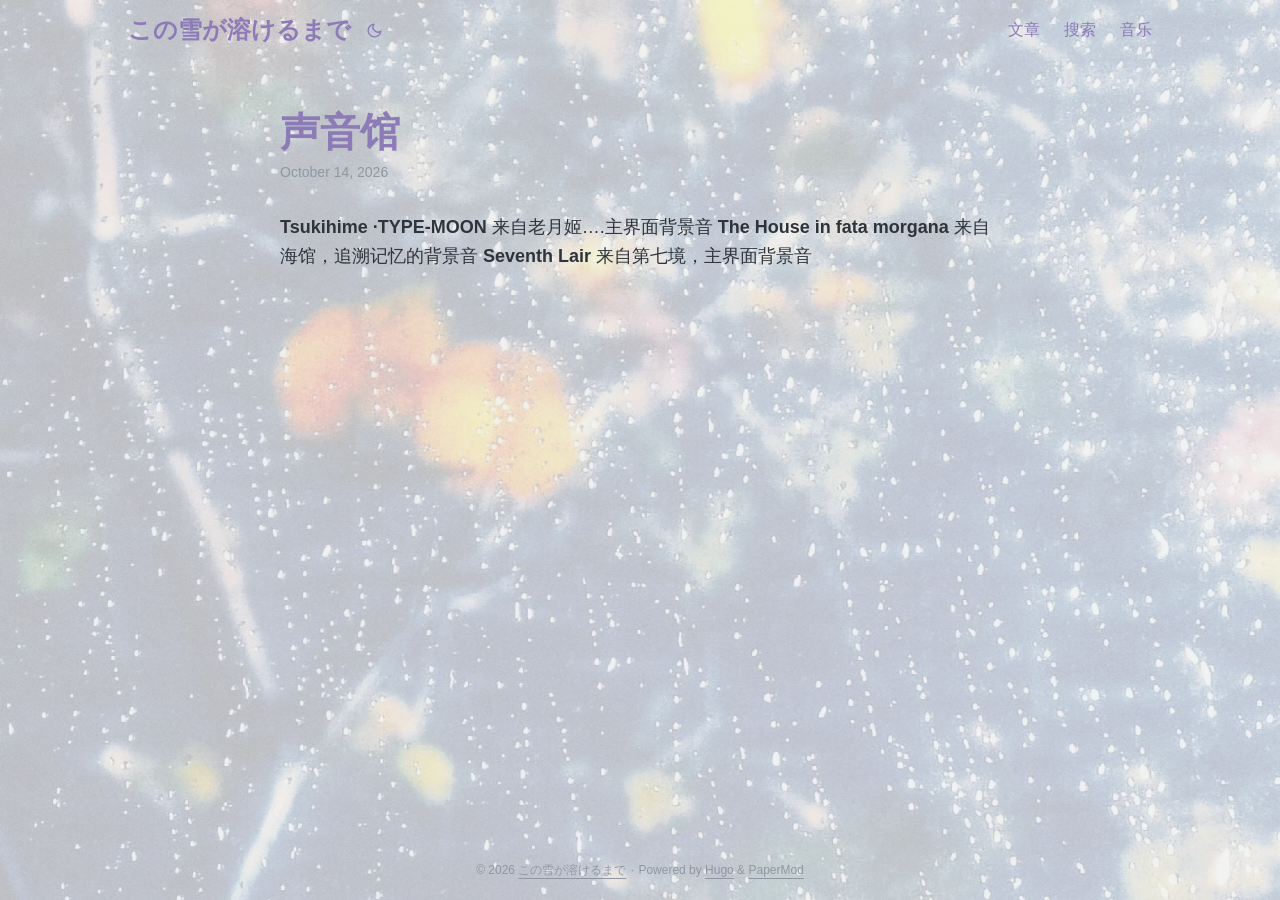
<file: posts/music/index.html>
<!DOCTYPE html>
<html lang="en" dir="auto" data-theme="auto">

<head><meta charset="utf-8">
<meta http-equiv="X-UA-Compatible" content="IE=edge">
<meta name="viewport" content="width=device-width, initial-scale=1, shrink-to-fit=no">
<meta name="robots" content="index, follow">
<title>声音馆 | この雪が溶けるまで</title>
<meta name="keywords" content="">
<meta name="description" content="Tsukihime ·TYPE-MOON
来自老月姬&hellip;.主界面背景音

The House in fata morgana
来自海馆，追溯记忆的背景音

Seventh Lair
来自第七境，主界面背景音
">
<meta name="author" content="">
<link rel="canonical" href="https://yourunotobary.github.io/posts/music/">
<link crossorigin="anonymous" href="/assets/css/stylesheet.04e498ff28261381091507427887cbe476b2130236b019e56ae9fb72fc463082.css" integrity="sha256-BOSY/ygmE4EJFQdCeIfL5HayEwI2sBnlaun7cvxGMII=" rel="preload stylesheet" as="style">
<link rel="icon" href="https://yourunotobary.github.io/favicon.ico">
<link rel="icon" type="image/png" sizes="16x16" href="https://yourunotobary.github.io/favicon-16x16.png">
<link rel="icon" type="image/png" sizes="32x32" href="https://yourunotobary.github.io/favicon-32x32.png">
<link rel="apple-touch-icon" href="https://yourunotobary.github.io/apple-touch-icon.png">
<link rel="mask-icon" href="https://yourunotobary.github.io/safari-pinned-tab.svg">
<meta name="theme-color" content="#2e2e33">
<meta name="msapplication-TileColor" content="#2e2e33">
<link rel="alternate" hreflang="en" href="https://yourunotobary.github.io/posts/music/">
<noscript>
    <style>
        #theme-toggle,
        .top-link {
            display: none;
        }

    </style>
    <style>
        @media (prefers-color-scheme: dark) {
            :root {
                --theme: rgb(29, 30, 32);
                --entry: rgb(46, 46, 51);
                --primary: rgb(218, 218, 219);
                --secondary: rgb(155, 156, 157);
                --tertiary: rgb(65, 66, 68);
                --content: rgb(196, 196, 197);
                --code-block-bg: rgb(46, 46, 51);
                --code-bg: rgb(55, 56, 62);
                --border: rgb(51, 51, 51);
                color-scheme: dark;
            }

            .list {
                background: var(--theme);
            }

            .toc {
                background: var(--entry);
            }
        }

    </style>
</noscript>
<script>
    if (localStorage.getItem("pref-theme") === "dark") {
        document.querySelector("html").dataset.theme = 'dark';
    } else if (localStorage.getItem("pref-theme") === "light") {
       document.querySelector("html").dataset.theme = 'light';
    } else if (window.matchMedia('(prefers-color-scheme: dark)').matches) {
        document.querySelector("html").dataset.theme = 'dark';
    } else {
        document.querySelector("html").dataset.theme = 'light';
    }

</script><meta property="og:url" content="https://yourunotobary.github.io/posts/music/">
  <meta property="og:site_name" content="この雪が溶けるまで">
  <meta property="og:title" content="声音馆">
  <meta property="og:description" content="Tsukihime ·TYPE-MOON 来自老月姬….主界面背景音 The House in fata morgana 来自海馆，追溯记忆的背景音 Seventh Lair 来自第七境，主界面背景音">
  <meta property="og:locale" content="zh_cn">
  <meta property="og:type" content="article">
    <meta property="article:section" content="posts">
    <meta property="article:published_time" content="2026-10-14T23:55:00+08:00">
    <meta property="article:modified_time" content="2026-10-14T23:55:00+08:00">

  <meta name="twitter:card" content="summary">
  <meta name="twitter:title" content="声音馆">
  <meta name="twitter:description" content="Tsukihime ·TYPE-MOON 来自老月姬….主界面背景音 The House in fata morgana 来自海馆，追溯记忆的背景音 Seventh Lair 来自第七境，主界面背景音">


<script type="application/ld+json">
{
  "@context": "https://schema.org",
  "@type": "BreadcrumbList",
  "itemListElement": [
    {
      "@type": "ListItem",
      "position":  1 ,
      "name": "Posts",
      "item": "https://yourunotobary.github.io/posts/"
    }, 
    {
      "@type": "ListItem",
      "position":  2 ,
      "name": "声音馆",
      "item": "https://yourunotobary.github.io/posts/music/"
    }
  ]
}
</script>
<script type="application/ld+json">
{
  "@context": "https://schema.org",
  "@type": "BlogPosting",
  "headline": "声音馆",
  "name": "声音馆",
  "description": "Tsukihime ·TYPE-MOON 来自老月姬\u0026hellip;.主界面背景音 The House in fata morgana 来自海馆，追溯记忆的背景音 Seventh Lair 来自第七境，主界面背景音 ",
  "keywords": [
    
  ],
  "articleBody": "Tsukihime ·TYPE-MOON 来自老月姬….主界面背景音 The House in fata morgana 来自海馆，追溯记忆的背景音 Seventh Lair 来自第七境，主界面背景音 ",
  "wordCount" : "12",
  "inLanguage": "en",
  "datePublished": "2026-10-14T23:55:00+08:00",
  "dateModified": "2026-10-14T23:55:00+08:00",
  "mainEntityOfPage": {
    "@type": "WebPage",
    "@id": "https://yourunotobary.github.io/posts/music/"
  },
  "publisher": {
    "@type": "Organization",
    "name": "この雪が溶けるまで",
    "logo": {
      "@type": "ImageObject",
      "url": "https://yourunotobary.github.io/favicon.ico"
    }
  }
}
</script>
</head>
<body id="top">
    <header class="header">
    <nav class="header-nav">
        <div class="logo">
            <a href="https://yourunotobary.github.io/" accesskey="h" title="この雪が溶けるまで (Alt + H)">この雪が溶けるまで</a>
            <div class="logo-switches">
                <button id="theme-toggle" class="theme-toggle" accesskey="t" title="(Alt + T)" aria-label="Toggle theme">
                    <svg class="moon" xmlns="http://www.w3.org/2000/svg" width="17" height="17" viewBox="0 0 24 24"
                        fill="none" stroke="currentColor" stroke-width="2" stroke-linecap="round"
                        stroke-linejoin="round">
                        <path d="M21 12.79A9 9 0 1 1 11.21 3 7 7 0 0 0 21 12.79z"></path>
                    </svg>
                    <svg class="sun" xmlns="http://www.w3.org/2000/svg" width="17" height="17" viewBox="0 0 24 24"
                        fill="none" stroke="currentColor" stroke-width="2" stroke-linecap="round"
                        stroke-linejoin="round">
                        <circle cx="12" cy="12" r="5"></circle>
                        <line x1="12" y1="1" x2="12" y2="3"></line>
                        <line x1="12" y1="21" x2="12" y2="23"></line>
                        <line x1="4.22" y1="4.22" x2="5.64" y2="5.64"></line>
                        <line x1="18.36" y1="18.36" x2="19.78" y2="19.78"></line>
                        <line x1="1" y1="12" x2="3" y2="12"></line>
                        <line x1="21" y1="12" x2="23" y2="12"></line>
                        <line x1="4.22" y1="19.78" x2="5.64" y2="18.36"></line>
                        <line x1="18.36" y1="5.64" x2="19.78" y2="4.22"></line>
                    </svg>
                </button>
            </div>
        </div>
        <ul id="menu" class="menu">
            <li>
                <a href="https://yourunotobary.github.io/posts/" title="文章">
                    <span>文章</span>
                </a>
            </li>
            <li>
                <a href="https://yourunotobary.github.io/search/" title="搜索">
                    <span>搜索</span>
                </a>
            </li>
            <li>
                <a href="https://yourunotobary.github.io/music/" title="音乐">
                    <span>音乐</span>
                </a>
            </li>
        </ul>
    </nav>
</header>
<main class="main">

<article class="post-single">
  <header class="post-header">
    
    <h1 class="post-title entry-hint-parent">
      声音馆
    </h1>
    <div class="post-meta">

<span title='2026-10-14 23:55:00 +0800 HKT'>October 14, 2026</span>

</div>
  </header> 
  <div class="post-content md-content"><p><strong>Tsukihime ·TYPE-MOON</strong>
来自老月姬&hellip;.主界面背景音
<!-- raw HTML omitted --><!-- raw HTML omitted -->
<strong>The House in fata morgana</strong>
来自海馆，追溯记忆的背景音
<!-- raw HTML omitted --><!-- raw HTML omitted -->
<strong>Seventh Lair</strong>
来自第七境，主界面背景音
<!-- raw HTML omitted --><!-- raw HTML omitted --></p>


  </div>

  <footer class="post-footer">
    <ul class="post-tags">
    </ul>
  </footer>
</article>
    </main>
    
<footer class="footer">
        <span>&copy; 2026 <a href="https://yourunotobary.github.io/">この雪が溶けるまで</a></span> · 

    
    
    <span>
        Powered by
        <a href="https://gohugo.io/?utm_source=papermod" rel="noopener" target="_blank">Hugo</a> &
        <a href="https://github.com/adityatelange/hugo-PaperMod/" rel="noopener" target="_blank">PaperMod</a>
    </span>
</footer>
<a href="#top" id="top-link" class="top-link hidden" aria-label="go to top" title="Go to Top (Alt + G)" accesskey="g">
    <svg xmlns="http://www.w3.org/2000/svg" viewBox="0 0 24 24" fill="none" stroke="currentColor" stroke-width="2"
        stroke-linecap="round" stroke-linejoin="round" class="feather feather-chevrons-up">
        <polyline points="17 11 12 6 7 11"></polyline>
        <polyline points="17 18 12 13 7 18"></polyline>
    </svg>
</a>

<script>
    let menu = document.getElementById('menu');
    if (menu) {
        
        const scrollPosition = localStorage.getItem("menu-scroll-position");
        if (scrollPosition) {
            menu.scrollLeft = parseInt(scrollPosition, 10);
        }
        
        menu.onscroll = function () {
            localStorage.setItem("menu-scroll-position", menu.scrollLeft);
        }
    }

    document.querySelectorAll('a[href^="#"]').forEach(anchor => {
        anchor.addEventListener("click", function (e) {
            e.preventDefault();
            var id = this.getAttribute("href").substr(1);
            if (!window.matchMedia('(prefers-reduced-motion: reduce)').matches) {
                document.querySelector(`[id='${decodeURIComponent(id)}']`).scrollIntoView({
                    behavior: "smooth"
                });
            } else {
                document.querySelector(`[id='${decodeURIComponent(id)}']`).scrollIntoView();
            }
            if (id === "top") {
                history.replaceState(null, null, " ");
            } else {
                history.pushState(null, null, `#${id}`);
            }
        });
    });

</script>
<script>
    var toplink = document.getElementById("top-link");
    window.onscroll = function () {
        const scrollThreshold = window.innerHeight;
        if (document.body.scrollTop > scrollThreshold || document.documentElement.scrollTop > scrollThreshold) {
            toplink.classList.remove("hidden");
        } else {
            toplink.classList.add("hidden");
        }
    };

</script>
<script>
    document.getElementById("theme-toggle").addEventListener("click", () => {
        const html = document.querySelector("html");
        if (html.dataset.theme === "dark") {
            html.dataset.theme = 'light';
            localStorage.setItem("pref-theme", 'light');
        } else {
            html.dataset.theme = 'dark';
            localStorage.setItem("pref-theme", 'dark');
        }
    })

</script>
</body>

</html>
</file>
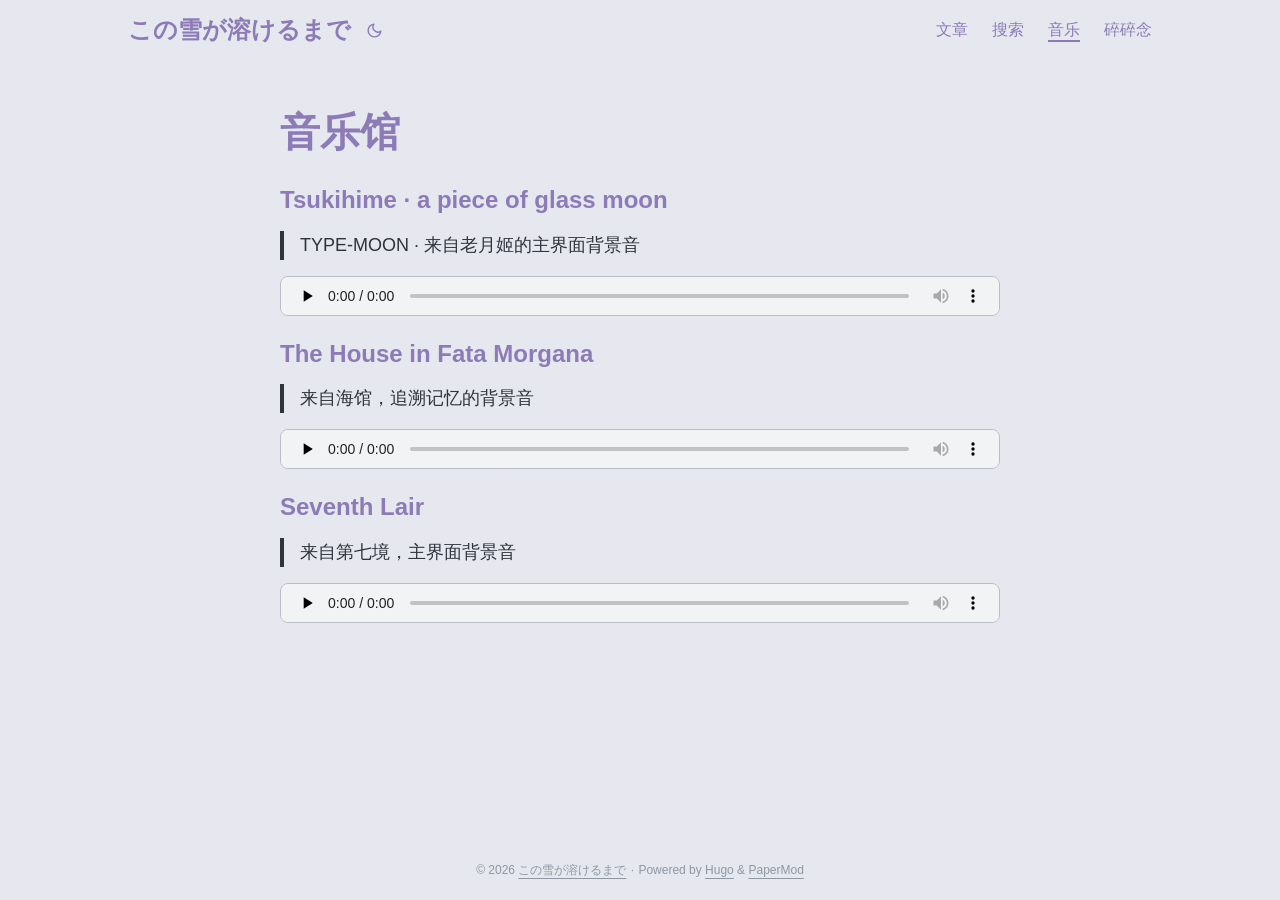
<file: music/page/1/index.html>
<!DOCTYPE html>
<html lang="zh-cn">
  <head>
    <title>https://yourunotobary.github.io/music/</title>
    <link rel="canonical" href="https://yourunotobary.github.io/music/">
    <meta name="robots" content="noindex">
    <meta charset="utf-8">
    <meta http-equiv="refresh" content="0; url=https://yourunotobary.github.io/music/">
  </head>
</html>
</file>
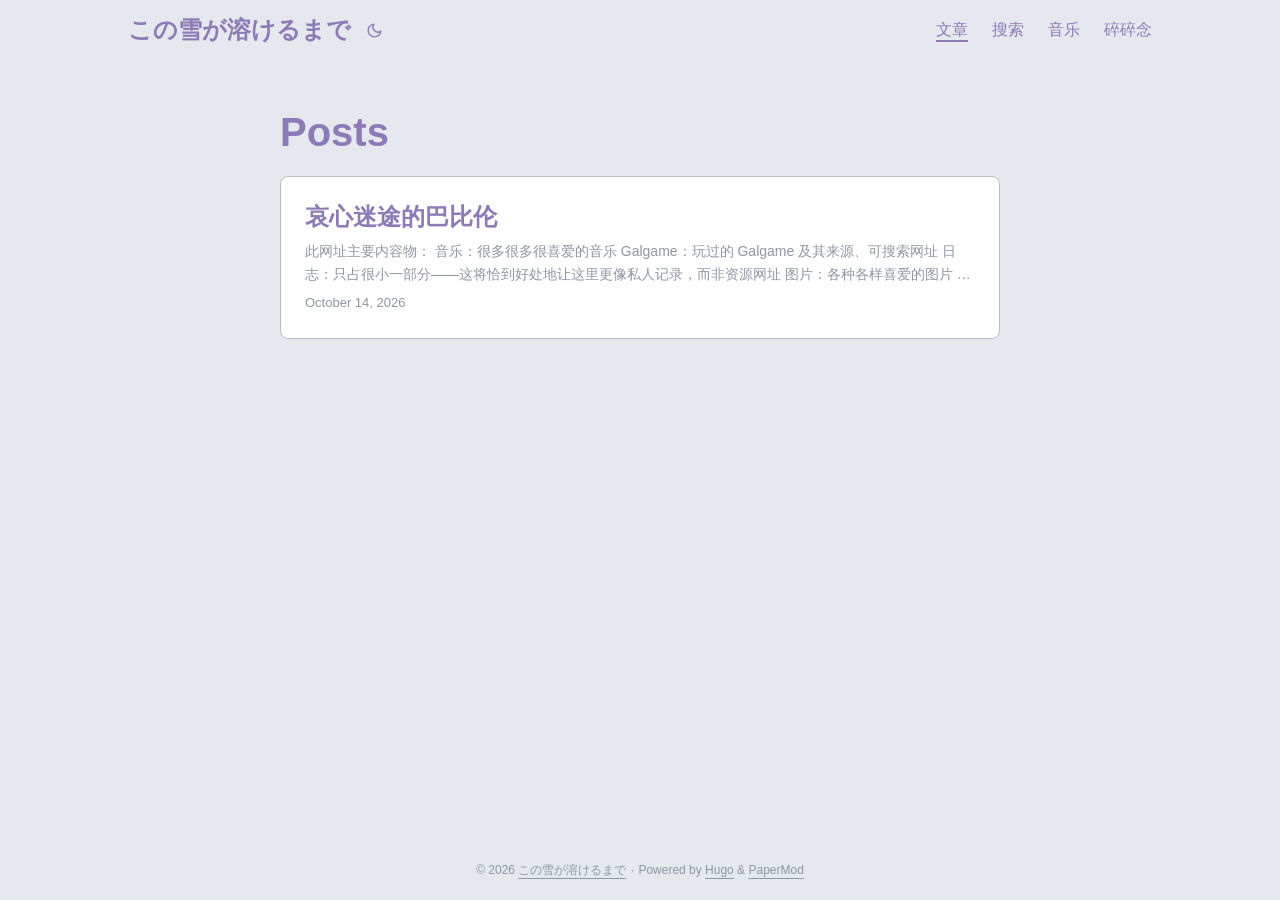
<file: posts/page/1/index.html>
<!DOCTYPE html>
<html lang="zh-cn">
  <head>
    <title>https://yourunotobary.github.io/posts/</title>
    <link rel="canonical" href="https://yourunotobary.github.io/posts/">
    <meta name="robots" content="noindex">
    <meta charset="utf-8">
    <meta http-equiv="refresh" content="0; url=https://yourunotobary.github.io/posts/">
  </head>
</html>
</file>
<file: assets/css/stylesheet.04e498ff28261381091507427887cbe476b2130236b019e56ae9fb72fc463082.css>
/*
  PaperMod v8+
  License: MIT https://github.com/adityatelange/hugo-PaperMod/blob/master/LICENSE
  Copyright (c) 2020 nanxiaobei and adityatelange
  Copyright (c) 2021-2026 adityatelange
*/
:root{--gap:24px;--content-gap:20px;--nav-width:1024px;--main-width:720px;--header-height:60px;--footer-height:60px;--radius:8px;--theme:rgb(255, 255, 255);--entry:rgb(255, 255, 255);--primary:rgb(30, 30, 30);--secondary:rgb(108, 108, 108);--tertiary:rgb(214, 214, 214);--content:rgb(31, 31, 31);--code-block-bg:rgb(28, 29, 33);--code-bg:rgb(245, 245, 245);--border:rgb(238, 238, 238);color-scheme:light}:root[data-theme=dark]{--theme:rgb(29, 30, 32);--entry:rgb(46, 46, 51);--primary:rgb(218, 218, 219);--secondary:rgb(155, 156, 157);--tertiary:rgb(65, 66, 68);--content:rgb(196, 196, 197);--code-block-bg:rgb(46, 46, 51);--code-bg:rgb(55, 56, 62);--border:rgb(51, 51, 51);color-scheme:dark}.list{background:var(--code-bg)}[data-theme=dark] .list{background:var(--theme)}*,::after,::before{box-sizing:border-box}html{-webkit-tap-highlight-color:transparent;overflow-y:scroll;-webkit-text-size-adjust:100%;text-size-adjust:100%}a,button,body,h1,h2,h3,h4,h5,h6{color:var(--primary)}body{font-family:-apple-system,BlinkMacSystemFont,segoe ui,Roboto,Oxygen,Ubuntu,Cantarell,open sans,helvetica neue,sans-serif;font-size:18px;line-height:1.6;word-break:break-word;background:var(--theme)}article,aside,figcaption,figure,footer,header,hgroup,main,nav,section,table{display:block}h1,h2,h3,h4,h5,h6{line-height:1.2}h1,h2,h3,h4,h5,h6,p{margin-top:0;margin-bottom:0}ul{padding:0}a{text-decoration:none}body,figure,ul{margin:0}table{width:100%;border-collapse:collapse;border-spacing:0;overflow-x:auto;word-break:keep-all}button,input,textarea{padding:0;font:inherit;background:0 0;border:0}input,textarea{outline:0}button,input[type=button],input[type=submit]{cursor:pointer}input:-webkit-autofill,textarea:-webkit-autofill{box-shadow:0 0 0 50px var(--theme)inset}img{display:block;max-width:100%}.not-found{position:absolute;left:0;right:0;display:flex;align-items:center;justify-content:center;height:80%;font-size:160px;font-weight:700}.archive-posts{width:100%;font-size:16px}.archive-year{margin-top:40px}.archive-year:not(:last-of-type){border-bottom:2px solid var(--border)}.archive-month{display:flex;align-items:flex-start;padding:10px 0}.archive-month-header{margin:25px 0;width:200px}.archive-month:not(:last-of-type){border-bottom:1px solid var(--border)}.archive-entry{position:relative;padding:5px;margin:10px 0}.archive-entry-title{margin:5px 0;font-weight:400}.archive-count,.archive-meta{color:var(--secondary);font-size:14px}.footer,.top-link{font-size:12px;color:var(--secondary)}.footer{max-width:calc(var(--main-width) + var(--gap) * 2);margin:auto;padding:calc((var(--footer-height) - var(--gap))/2)var(--gap);text-align:center;line-height:24px}.footer span{margin-inline-start:1px;margin-inline-end:1px}.footer span:last-child{white-space:nowrap}.footer a{color:inherit;text-underline-offset:.25rem;text-decoration:underline}.top-link{position:fixed;bottom:4rem;right:2rem;z-index:99;background:var(--tertiary);width:2.5rem;height:2.5rem;padding:10px;border-radius:64px;transition:visibility .3s,opacity .3s cubic-bezier(.4,0,1,1)}.hidden{visibility:hidden;opacity:0}.top-link,.top-link svg{filter:drop-shadow(0 0 0 var(--theme))}.footer a:hover,.top-link:hover{color:var(--primary)}.header-nav{display:flex;flex-wrap:wrap;justify-content:space-between;max-width:calc(var(--nav-width) + var(--gap) * 2);margin:auto;line-height:var(--header-height);padding:0 var(--gap);column-gap:var(--gap)}.header-nav a{display:block}.logo,.menu{display:flex}.logo{align-items:center;column-gap:.55rem;flex-wrap:wrap}.logo a{font-size:24px;font-weight:700;display:flex;align-items:center;column-gap:.55rem}.logo a img,.logo a svg{pointer-events:none;border-radius:6px}.theme-toggle{padding:0 .4rem}[data-theme=dark] .moon{display:none}[data-theme=light] .sun{display:none}.logo-switches{display:inline-flex;gap:.4rem;align-items:inherit;min-height:stretch;flex-wrap:inherit}.logo-switches>*{min-height:inherit;align-items:center;display:inline-flex}.nav-sep{color:var(--secondary)}.lang-menu *{display:inherit;min-height:inherit;align-items:inherit}.lang-menu a{font-size:1rem;font-weight:500;padding:0 .4rem;display:inline-flex}.menu{list-style:none;word-break:keep-all;overflow-x:auto;white-space:nowrap;column-gap:var(--gap)}.menu a{font-size:16px}.menu .active{font-weight:500;text-decoration:underline;text-underline-offset:.3rem;text-decoration-thickness:2px}.main{position:relative;min-height:calc(100vh - var(--header-height) - var(--footer-height));max-width:calc(var(--main-width) + var(--gap) * 2);margin:auto;padding:var(--gap)}.page-header h1{font-size:40px}.pagination{display:flex}.pagination a{color:var(--theme);font-size:13px;line-height:36px;background:var(--primary);border-radius:calc(36px/2);padding:0 16px}.pagination .next{margin-inline-start:auto}.social-icons a{display:inline-flex;padding:10px}.social-icons a svg{height:26px;width:26px}code{direction:ltr}div.highlight,pre{position:relative}.copy-code{display:none;position:absolute;top:4px;right:4px;color:rgba(255,255,255,.8);background:rgba(78,78,78,.8);border-radius:var(--radius);padding:0 5px;font-size:14px;user-select:none}div.highlight:hover .copy-code,pre:hover .copy-code{display:block}.md-content h3,.md-content h4,.md-content h5,.md-content h6{margin:24px 0 16px}.md-content h1{margin:40px auto 32px;font-size:40px}.md-content h2{margin:32px auto 24px;font-size:32px}.md-content h3{font-size:24px}.md-content h4{font-size:16px}.md-content h5{font-size:14px}.md-content h6{font-size:12px}.md-content a:not(.anchor){text-underline-offset:.3rem;text-decoration:underline}.md-content del{text-decoration:line-through}.md-content dl:not(:last-child),.md-content ol:not(:last-child),.md-content p:not(:last-child),.md-content figure:not(:last-child),.md-content ul:not(:last-child){margin-bottom:var(--content-gap)}.md-content ol,.md-content ul{padding-inline-start:1.25rem}.md-content li{margin-top:.3rem}.md-content li p{margin-bottom:0}.md-content dl{display:flex;flex-wrap:wrap;margin:0}.md-content dt{width:25%;font-weight:700}.md-content dd{width:75%;margin-inline-start:0;padding-inline-start:10px}.md-content dd~dd,.md-content dt~dt{margin-top:10px}.md-content table{margin-bottom:var(--content-gap)}.md-content table th,.md-content table:not(.highlighttable,.highlight table,.gist .highlight) td{min-width:80px;padding:6px 13px;line-height:1.5;border:1px solid var(--border)}.md-content table th{text-align:start}.md-content table:not(.highlighttable) td code:only-child{margin:auto 0}.md-content .highlight table{border-radius:var(--radius)}.md-content .highlight:not(table){margin-bottom:var(--content-gap);background:var(--code-block-bg) !important;border-radius:var(--radius);direction:ltr}.md-content li>.highlight{margin-inline-end:0}.md-content ul pre{margin-inline-start:calc(var(--gap) * -2)}.md-content .highlight pre{margin:0}.md-content .highlighttable{table-layout:fixed}.md-content .highlighttable td:first-child{width:40px}.md-content .highlighttable td .linenodiv{padding-inline-end:0 !important}.md-content .highlighttable td .highlight,.md-content .highlighttable td .linenodiv pre{margin-bottom:0}.post-content code{padding:.2rem .3rem;font-size:.78em;line-height:1.5;background:var(--code-bg);border-radius:.2rem}.md-content pre code{display:grid;margin:auto 0;padding:10px;color:#d5d5d6;background:var(--code-block-bg) !important;border-radius:var(--radius);overflow-x:auto;word-break:break-all}.md-content blockquote{margin:1rem 0;padding-inline-start:1rem;border-inline-start:.3rem solid var(--content)}.md-content hr{margin:30px 0;height:2px;background:var(--tertiary);border:0}.md-content iframe{max-width:100%}.md-content img{border-radius:var(--radius);margin:1rem 0}.md-content img[src*="#center"]{margin:1rem auto}.md-content figure.align-center{text-align:center}.md-content figure>figcaption{color:var(--primary);font-size:16px;font-weight:700;margin:8px 0 16px}.md-content figure>figcaption>p{color:var(--secondary);font-size:14px;font-weight:400}.md-content h1:hover .anchor,.md-content h2:hover .anchor,.md-content h3:hover .anchor,.md-content h4:hover .anchor,.md-content h5:hover .anchor,.md-content h6:hover .anchor{display:inline-flex;color:var(--secondary);margin-inline-start:.5em;font-weight:500;user-select:none}.anchor:hover{color:var(--content) !important}.md-content img.in-text{display:inline;margin:auto}mark{border-radius:2px;padding:0 2px}audio{display:block;width:100%;border:1px solid var(--border);border-radius:var(--radius);overflow:hidden;height:2.5rem;margin-bottom:var(--content-gap)}audio::-webkit-media-controls-enclosure{border-radius:0}video{border:1px solid var(--code-bg);border-radius:var(--radius);max-width:100%}.first-entry{position:relative;display:flex;flex-direction:column;justify-content:center;min-height:320px;margin:var(--gap)0 calc(var(--gap) * 2)}.first-entry .entry-header{overflow:hidden;display:-webkit-box;-webkit-box-orient:vertical;-webkit-line-clamp:3}.first-entry .entry-header h1{font-size:34px;line-height:1.3}.first-entry .entry-header h2{font-size:40px}.first-entry .entry-content{margin:14px 0;font-size:16px;-webkit-line-clamp:3}.first-entry .entry-footer{font-size:14px}.home-info .entry-content{--content-gap:0.5rem;-webkit-line-clamp:unset;margin:0}.home-info .social-icons a:first-of-type{padding-inline-start:0}.post-entry{position:relative;margin-bottom:var(--gap);padding:var(--gap);background:var(--entry);border-radius:var(--radius);transition:transform .25s ease;border:1px solid var(--border)}.post-entry:hover,.post-entry:focus-within{transform:translateY(-2px);border-color:var(--tertiary)}.tag-entry .entry-cover{display:none}.entry-header h2{font-size:24px;line-height:1.3}.entry-content{margin:8px 0;color:var(--secondary);font-size:14px;line-height:1.6;overflow:hidden;display:-webkit-box;-webkit-box-orient:vertical;-webkit-line-clamp:2}.home-info .entry-content p{margin-block-start:1em;margin-block-end:1em}.entry-footer{color:var(--secondary);font-size:13px}.entry-link{position:absolute;left:0;right:0;top:0;bottom:0;border-radius:var(--radius)}.entry-hint{color:var(--secondary)}.entry-hint-parent{display:flex;justify-content:space-between}.entry-cover{font-size:14px;margin-bottom:var(--gap);text-align:center;display:flex;flex-direction:column;gap:.5rem}.entry-cover img{border-radius:var(--radius);width:100%;height:auto}.entry-cover a{text-underline-offset:.3rem;text-decoration:underline}.page-header,.post-header{margin:24px auto var(--content-gap)}.post-title{font-size:40px}.post-description{margin-top:10px}.post-meta{margin-top:5px}.post-meta,.breadcrumbs{color:var(--secondary);font-size:14px}.breadcrumbs{display:flex;flex-wrap:wrap;align-items:center;gap:.2rem}.breadcrumbs a{font-size:16px}.breadcrumbs svg{height:1em}.i18n_list{display:inline-flex}.post-meta .i18n_list li{list-style:none;margin:auto 3px}.post-meta a,.toc a:hover{text-underline-offset:.3rem;text-decoration:underline}.post-meta a{color:var(--secondary);text-decoration-style:dotted}details.toc{margin-bottom:var(--content-gap);background:var(--code-bg);border-radius:var(--radius);border:1px solid var(--border)}[data-theme=dark] details.toc{background:var(--entry)}details.toc summary{padding:.3rem 1.2rem;border-radius:var(--radius)}details summary{cursor:pointer;display:list-item;width:100%;margin-inline-start:0;user-select:none}details .title{display:inline;font-weight:500;margin-inline-start:.2rem}details{interpolate-size:allow-keywords}details::details-content{height:0;opacity:0;overflow:clip;transition:height 150ms ease,opacity 150ms ease,content-visibility 150ms allow-discrete}details[open]::details-content{height:auto;opacity:1}details .inner{margin:0 2.4rem;padding-bottom:.6rem}details li ul{margin-inline-start:var(--gap)}.post-content{color:var(--content);margin:30px 0}.post-footer{margin-top:var(--content-gap)}.post-footer>*{margin-bottom:10px}.post-tags{display:flex;flex-wrap:wrap;gap:10px}.post-tags li{display:inline-block}.post-tags a,.share-buttons,.paginav{border-radius:var(--radius);background:var(--code-bg);border:1px solid var(--border)}.post-tags a{display:block;padding:0 14px;color:var(--secondary);font-size:14px;line-height:34px;background:var(--code-bg)}.post-tags a:hover,.paginav a:hover{background:var(--border)}.share-buttons{padding:10px;display:flex;justify-content:center;overflow-x:auto;gap:10px}.share-buttons li,.share-buttons a{display:inline-flex}.share-buttons a:not(:last-of-type){margin-inline-end:12px}.paginav{display:flex;line-height:1.2}.paginav .title{letter-spacing:1px;text-transform:uppercase;font-size:.8rem;color:var(--secondary)}.paginav a{width:50%;display:flex;flex-direction:column;gap:.5rem;padding:.8rem;border-radius:var(--radius)}.paginav span:hover:not(.title){text-underline-offset:.2rem;text-decoration:underline}.paginav .next{margin-inline-start:auto;text-align:right}[dir=rtl] .paginav .next{text-align:left}h1>a>svg{display:inline}.buttons,.main .profile{display:flex;justify-content:center}.main .profile{align-items:center;min-height:calc(100vh - var(--header-height) - var(--footer-height) - (var(--gap) * 2));text-align:center}.profile .profile_inner{display:flex;flex-direction:column;align-items:center;gap:1rem}.profile img{border-radius:50%}.buttons{flex-wrap:wrap;max-width:400px;gap:1rem}.button{background:var(--tertiary);border-radius:var(--radius);padding:.4rem .8rem}.searchbox input{padding:4px 10px;width:100%;color:var(--primary);font-weight:700;border:2px solid var(--tertiary);border-radius:var(--radius)}.searchResults li{list-style:none;border-radius:var(--radius);padding:10px 15px;position:relative;font-weight:500;display:flex;align-items:center;justify-content:space-between;background:var(--entry);transition:transform .25s ease;border:1px solid var(--border)}.searchResults{margin:var(--content-gap)0;width:100%;display:flex;flex-direction:column;gap:10px}.searchResults li:hover,.searchResults li:focus-within{transform:translateY(-2px);border-color:var(--tertiary)}.searchResults li .entry-link:focus{outline:2px solid var(--secondary);outline-offset:-2px}.terms-tags{display:flex;flex-wrap:wrap;gap:1em;margin-top:var(--content-gap)}.terms-tags li{display:inline-block;font-weight:500}.terms-tags a{display:block;padding:4px 10px;background:var(--tertiary);border-radius:var(--radius);transition:transform .1s}.bg{color:#cad3f5;background-color:#24273a}.chroma{color:#cad3f5;background-color:#24273a}.chroma .x{}.chroma .err{color:#ed8796}.chroma .cl{}.chroma .lnlinks{outline:none;text-decoration:none;color:inherit}.chroma .lntd{vertical-align:top;padding:0;margin:0;border:0}.chroma .lntable{border-spacing:0;padding:0;margin:0;border:0}.chroma .hl{background-color:#474733}.chroma .lnt{white-space:pre;-webkit-user-select:none;user-select:none;margin-right:.4em;padding:0 .4em;color:#8087a2}.chroma .ln{white-space:pre;-webkit-user-select:none;user-select:none;margin-right:.4em;padding:0 .4em;color:#8087a2}.chroma .line{display:flex}.chroma .k{color:#c6a0f6}.chroma .kc{color:#f5a97f}.chroma .kd{color:#ed8796}.chroma .kn{color:#8bd5ca}.chroma .kp{color:#c6a0f6}.chroma .kr{color:#c6a0f6}.chroma .kt{color:#ed8796}.chroma .n{}.chroma .na{color:#8aadf4}.chroma .nb{color:#91d7e3}.chroma .bp{color:#91d7e3}.chroma .nc{color:#eed49f}.chroma .no{color:#eed49f}.chroma .nd{color:#8aadf4;font-weight:700}.chroma .ni{color:#8bd5ca}.chroma .ne{color:#f5a97f}.chroma .nf{color:#8aadf4}.chroma .fm{color:#8aadf4}.chroma .nl{color:#91d7e3}.chroma .nn{color:#f5a97f}.chroma .nx{}.chroma .py{color:#f5a97f}.chroma .nt{color:#c6a0f6}.chroma .nv{color:#f4dbd6}.chroma .vc{color:#f4dbd6}.chroma .vg{color:#f4dbd6}.chroma .vi{color:#f4dbd6}.chroma .vm{color:#f4dbd6}.chroma .l{}.chroma .ld{}.chroma .s{color:#a6da95}.chroma .sa{color:#ed8796}.chroma .sb{color:#a6da95}.chroma .sc{color:#a6da95}.chroma .dl{color:#8aadf4}.chroma .sd{color:#6e738d}.chroma .s2{color:#a6da95}.chroma .se{color:#8aadf4}.chroma .sh{color:#6e738d}.chroma .si{color:#a6da95}.chroma .sx{color:#a6da95}.chroma .sr{color:#8bd5ca}.chroma .s1{color:#a6da95}.chroma .ss{color:#a6da95}.chroma .m{color:#f5a97f}.chroma .mb{color:#f5a97f}.chroma .mf{color:#f5a97f}.chroma .mh{color:#f5a97f}.chroma .mi{color:#f5a97f}.chroma .il{color:#f5a97f}.chroma .mo{color:#f5a97f}.chroma .o{color:#91d7e3;font-weight:700}.chroma .ow{color:#91d7e3;font-weight:700}.chroma .p{}.chroma .c{color:#6e738d;font-style:italic}.chroma .ch{color:#6e738d;font-style:italic}.chroma .cm{color:#6e738d;font-style:italic}.chroma .c1{color:#6e738d;font-style:italic}.chroma .cs{color:#6e738d;font-style:italic}.chroma .cp{color:#6e738d;font-style:italic}.chroma .cpf{color:#6e738d;font-weight:700;font-style:italic}.chroma .g{}.chroma .gd{color:#ed8796;background-color:#363a4f}.chroma .ge{font-style:italic}.chroma .gr{color:#ed8796}.chroma .gh{color:#f5a97f;font-weight:700}.chroma .gi{color:#a6da95;background-color:#363a4f}.chroma .go{}.chroma .gp{}.chroma .gs{font-weight:700}.chroma .gu{color:#f5a97f;font-weight:700}.chroma .gt{color:#ed8796}.chroma .gl{text-decoration:underline}.chroma .w{}.chroma{background-color:unset !important}.chroma .hl{display:flex}.chroma .lnt{padding:0 0 0 12px}.highlight pre.chroma code{padding:8px 0}.highlight pre.chroma .line .cl,.chroma .ln{padding:0 10px}.chroma .lntd:last-of-type{width:100%}@media screen and (max-width:768px){:root{--gap:14px}.profile img{transform:scale(.85)}.first-entry{min-height:260px}.archive-month{flex-direction:column}.archive-year{margin-top:20px}.footer{padding:calc((var(--footer-height) - var(--gap) - 10px)/2)var(--gap)}}@media screen and (max-width:900px){.list .top-link{transform:translateY(-5rem)}}@media screen and (max-width:340px){.share-buttons{justify-content:unset}}@media(prefers-reduced-motion){.terms-tags a:active,.button:active,.post-entry:active,.top-link,.searchResults .focus,.searchResults li:active{transform:none}}:root{--theme:#b8bec8;--primary:#8d7bb8;--secondary:#8f97a3;--tertiary:#b3b9c3;--content:#2f343c;--border:#b8bec9;--code-bg:#bdc3cd;--selection:rgba(141, 123, 184, 0.3);body:not(:has(.profile)) { background-image:linear-gradient(rgba(240,242,246,0.78),rgba(240,242,246,0.78)),url('/images/bg.jpg'); background-size:cover; background-attachment:fixed; background-position:center; } .profile { flex-direction:row; justify-content:center; align-items:center; gap:48px; } .profile_inner { text-align:left; } .profile_enter { display:flex; align-items:center; justify-content:center; width:48px; height:48px; color:var(--primary); font-size:26px; text-decoration:none; transition:transform 0.35s ease; } .profile_enter:hover { transform:scale(1.15); } .back-link { position:fixed; top:76px; left:24px; z-index:100; width:44px; height:44px; display:flex; align-items:center; justify-content:center; border-radius:50%; border:1.5px solid var(--primary); color:var(--primary); font-size:20px; text-decoration:none; transition:all 0.3s ease; background:rgba(238,240,244,0.6); } .back-link:hover { background:var(--primary); color:#f2f3f6; }}
</file>
